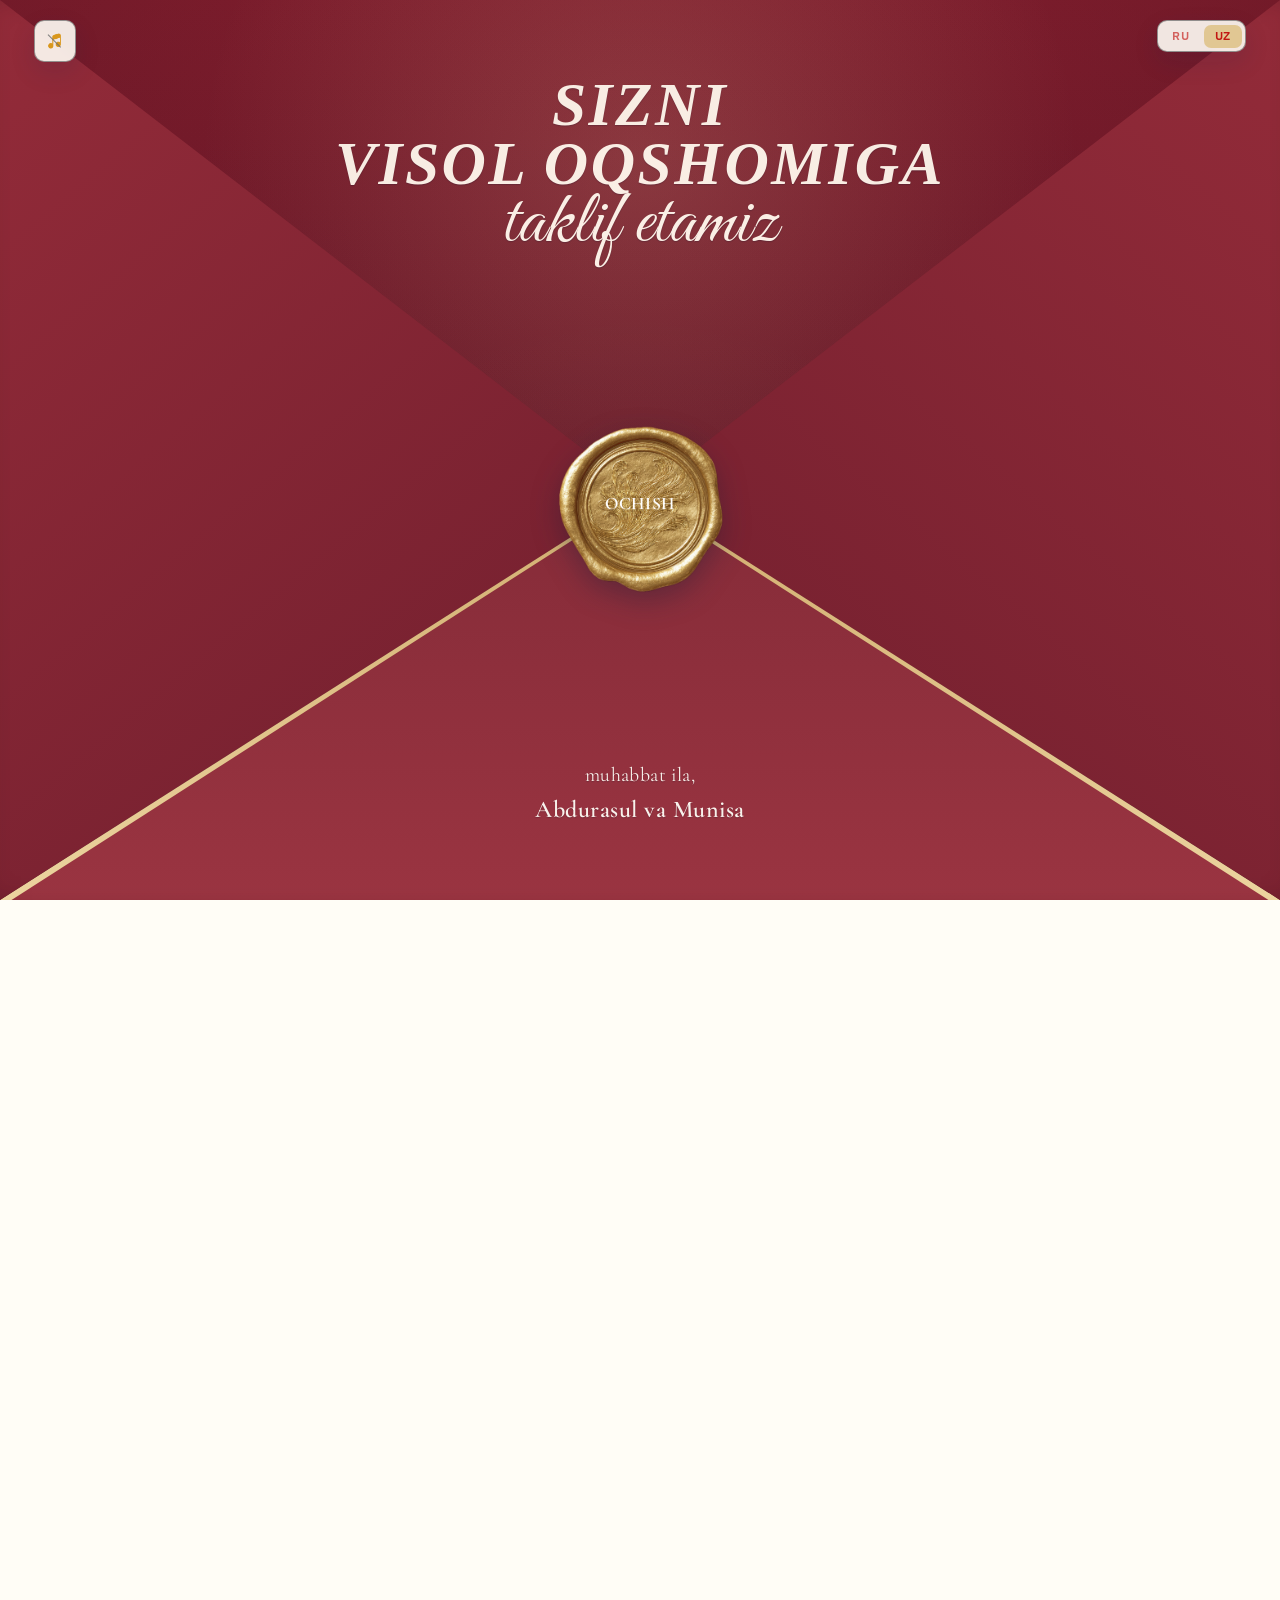
<file: index.html>
<!DOCTYPE html>
<head>
  <meta charset="UTF-8">
  <meta name="viewport" content="width=device-width, initial-scale=1.0">
  <title>Abdurasul va Munisa | To'y taklifnomasi</title>

  <meta name="description" content="Abdurasul va Munisaning 2026-yil 15-dekabrdagi to'y taklifnomasi.">

  <!-- Open Graph / Facebook -->
  <meta property="og:type" content="website">
  <meta property="og:url" content="https://abdurasul-va-munisa.up.railway.app/">

  <!-- This Title will appear BOLD and LOUD -->
  <meta property="og:title" content=" Abdurasul & Munisa | 15.12.2026 💍">

  <!-- Description with visual spacers for better readability -->
  <meta property="og:description" content="✨ VISOL OQSHOMI ✨ — Sizni baxtli kunimizda aziz mehmonimiz bo'lishga lutfan taklif etamiz!">

  <meta property="og:image" content="https://abdurasul-va-munisa.up.railway.app/images/preview.png">
  <meta property="og:image:width" content="1200">
  <meta property="og:image:height" content="630">

  <!-- Twitter -->
  <meta name="twitter:card" content="summary_large_image">
  <meta name="twitter:title" content=" Abdurasul & Munisa | 15.12.2026 💍">
  <meta name="twitter:description" content="✨ VISOL OQSHOMI ✨ — Sizni baxtli kunimizda aziz mehmonimiz bo'lishga lutfan taklif etamiz!">
  <meta name="twitter:image" content="https://abdurasul-va-munisa.up.railway.app/images/preview.png">


  <!-- Font va Stillar (O'zgartirilmasin) -->
  <link rel="preconnect" href="https://fonts.googleapis.com">
  <link rel="preconnect" href="https://fonts.gstatic.com" crossorigin="">
  <link href="https://fonts.googleapis.com/css2?family=Cormorant+Garamond:ital,wght@0,400;0,600;1,400&family=Great+Vibes&family=IBM+Plex+Sans:wght@400;600&display=swap" rel="stylesheet">
  <link rel="stylesheet" href="./styles/styles.css">
</head>

<body class="intro-active">
  <nav class="language-switcher" data-i18n-attr="aria-label:languageSwitcher" aria-label="Til tanlash">
    <button class="language-option" type="button" data-language="ru"
      data-i18n-attr="aria-label:languageRuLabel;title:languageRuLabel" aria-label="Ruscha" aria-pressed="false"
      title="Ruscha">
      RU
    </button>
    <button class="language-option is-active" type="button" data-language="uz"
      data-i18n-attr="aria-label:languageUzLabel;title:languageUzLabel" aria-label="O'zbekcha" aria-pressed="true"
      title="O'zbekcha">
      UZ
    </button>
  </nav>

  <button class="music-toggle" id="musicToggleBtn" type="button" aria-label="Musiqani yoqish" aria-pressed="false"
    title="Musiqani yoqish">
    <img class="music-icon-image" src="./images/musicIcon.png" alt="" aria-hidden="true">
  </button>

  <section class="intro" id="intro" aria-label="Taklifnoma konverti" data-i18n-attr="aria-label:ariaIntro">
    <div class="envelope-stage" id="envelope" role="img" aria-label="Muhrlangan qog'oz konvert"
      data-i18n-attr="aria-label:ariaEnvelope">
      <div class="flap-note-script">
        <p class="flap-note" data-i18n-html="envelopeTopNote">
          <span class="flap-note-top">SIZNI</span>
          <span
            class="flap-note-middle">VISOL OQSHOMIGA
          </span>
            <span class="flap-note-script">taklif etamiz</span></p>
      </div>
      <div class="flap flap-left"></div>
      <div class="flap flap-right"></div>
      <div class="flap flap-bottom">
        <p class="flap-signature">
          <span data-i18n="withLove">muhabbat ila,</span><br>
          <strong data-i18n="signatureNames">Abdurasul&#160;va&#160;Munisa</strong>
        </p>
      </div>

      <button class="seal-button" id="openInviteBtn" type="button" aria-expanded="false">
        <span data-i18n-html="openHere">ochish</span>
      </button>

    </div>
  </section>

  <main class="invitation" id="invitation" aria-hidden="true">
    <section class="letter-hero reveal" id="letterHero">
      <article class="heritage-hero" role="img" aria-label="Yoshlar ismlari tushirilgan an'anaviy sahifa"
        data-i18n-attr="aria-label:ariaOrnamentHero">
        <img class="heritage-border" src="./images/border ornament.png" alt="" aria-hidden="true">
        <div class="heritage-horns" aria-hidden="true">
          <img class="heritage-horn heritage-horn--left" src="./images/musicInstrument.png" alt="">
          <img class="heritage-horn heritage-horn--right" src="./images/musicInstrument.png" alt="">
        </div>
        <p class="ornament-names heritage-names" data-i18n-html="ornamentNames" style="--ornament-name-fit-scale: 1;">
          <span class="ornament-name-line" style="--line-fit-scale: 0.896;">Abdurasul</span><span
            class="ornament-name-amp">va</span><span class="ornament-name-line"
            style="--line-fit-scale: 0.896;">Munisa</span></p>
        <img class="heritage-couple" src="./images/couple.png" alt="" aria-hidden="true">
      </article>

      <a class="scroll-indicator scroll-indicator--hero" href="#letterCard">
        <span class="scroll-indicator__text" data-i18n="scrollHint">Pastga tushuring</span>
        <span class="scroll-indicator__arrow" aria-hidden="true">↓</span>
      </a>
    </section>

    <section class="letter-card reveal" id="letterCard">
      <h1 class="hero-title" data-i18n-html="heroNames">Aziz&#160;va&#160;qadrdon<br><span
          class="no-break">insonimiz!</span></h1>

      <p class="lead" data-i18n-html="lead">Hayotimizdagi eng baxtli kunlardan biri - nikoh to'yimizni siz bilan birga
        nishonlashni niyat qildik.<br><br>Sizni ushbu kechamizga samimiy taklif etamiz.<br><br><strong>Quvonchli
          kunimizda aziz mehmonimiz bo'lishingizni intizorlik bilan kutamiz.</strong></p>
    </section>

    <div class="details-sections has-sprigs">
      <div class="section-sprigs" aria-hidden="true">
        <img class="section-sprig section-sprig--top-left" src="./images/pomegranate.png" alt="">
        <img class="section-sprig section-sprig--mid-right" src="./images/pomegranate.png" alt="">
        <img class="section-sprig section-sprig--bottom-left" src="./images/flowerUzb.png" alt="">
      </div>

      <section class="calendar-section reveal" aria-label="To'y sanasi" data-i18n-attr="aria-label:ariaWeddingDate">
        <div class="calendar" role="img" aria-label="2026-yil Dekabr kalendari, 15-dekabr belgilangan"
          data-i18n-attr="aria-label:ariaCalendar">
          <div class="calendar-head">
            <span data-i18n="calendarMonth">Dekabr, 2026</span>
          </div>

          <div class="calendar-grid week-days">
            <span data-i18n="weekdayMon">DU</span>
            <span data-i18n="weekdayTue">SE</span>
            <span data-i18n="weekdayWed">CHOR</span>
            <span data-i18n="weekdayThu">PAY</span>
            <span data-i18n="weekdayFri">JU</span>
            <span data-i18n="weekdaySat">SHA</span>
            <span data-i18n="weekdaySun">YA</span>
          </div>

          <div class="calendar-grid days">
            <span>14</span>
            <div class="heart-cell" aria-label="To'y kuni" data-i18n-attr="aria-label:ariaWeddingDay">
              <span class="heart-day"><span>15</span></span>
            </div>
            <span>16</span>
            <span>17</span>
            <span>18</span>
            <span>19</span>
            <span>20</span>
          </div>
        </div>
      </section>

      <section class="location-section reveal" aria-label="To'yxona manzili"
        data-i18n-attr="aria-label:ariaVenueDetails">
        <h2 class="location-title" data-i18n="locationTitle">To'y manzili</h2>
        <p class="venue-name" data-i18n="venueName">Oq saroy to'yxonasi</p>
        <p class="venue-address" data-i18n="venueAddress">Buxoro viloyati, Peshku tumani</p>
        <p class="venue-address" data-i18n="venueAddresstuman">Mo'ljal: Peshku futbol stadionidan keyin</p>
        <div class="map-links">
          <a class="map-link"
            href="https://yandex.uz/maps/-/CXWMADLt"
            target="_blank" rel="noopener noreferrer">
            <span data-i18n="mapLinkYandex">Yandex Xarita</span>
          </a>
          <a class="map-link" href="https://maps.app.goo.gl/6Xey7d41LYSPfh817" target="_blank"
            rel="noopener noreferrer">
            <span data-i18n="mapLinkGoogle">Google Xarita</span>
          </a>
        </div>
      </section>

      <section class="countdown-section reveal" aria-label="Orqaga sanoq" data-i18n-attr="aria-label:ariaCountdown">
        <h2 data-i18n="countdownTitle">Har lahzani sanayapmiz</h2>

        <div class="countdown-wrapper" id="countdownWrapper">
          <div class="countdown" id="countdown" role="timer" aria-live="polite">
            <div class="time-unit">
              <span id="days">10</span>
              <small data-i18n="unitDays">Kun</small>
            </div>
            <div class="time-unit">
              <span id="hours">06</span>
              <small data-i18n="unitHours">Soat</small>
            </div>
            <div class="time-unit">
              <span id="minutes">06</span>
              <small data-i18n="unitMinutes">Daqiqa</small>
            </div>
            <div class="time-unit">
              <span id="seconds">27</span>
              <small data-i18n="unitSeconds">Soniya</small>
            </div>
          </div>
          
          <div class="countdown-static" id="countdownStatic" aria-hidden="true">
            <span data-i18n="staticWeddingDate">15 Dekabr 2026</span>
          </div>
        </div>

        <p class="countdown-message" id="countdownMessage" data-i18n="countdownWaiting">Sizni intiqlik bilan kutamiz.
        </p>
      </section>
    </div>

    <footer class="invite-credit">
      by
      <a class="invite-credit-link" href="https://t.me/Xushnud_Jumayev?text=Salom%2C%20menga%20sizni%20websitiz%20yoqdi%2C%20ma%27lumot%20bera%20olasizmi%3F" target="_blank"
        rel="noopener noreferrer" aria-label="Xushnudbek Telegram">
        Xushnudbek
      </a>
    </footer>
  </main>

  <audio id="backgroundMusic" src="uzbek music.mp3" preload="auto" loop></audio>

  <script src="./scripts/script.js"></script>

</body>

</html>
</file>
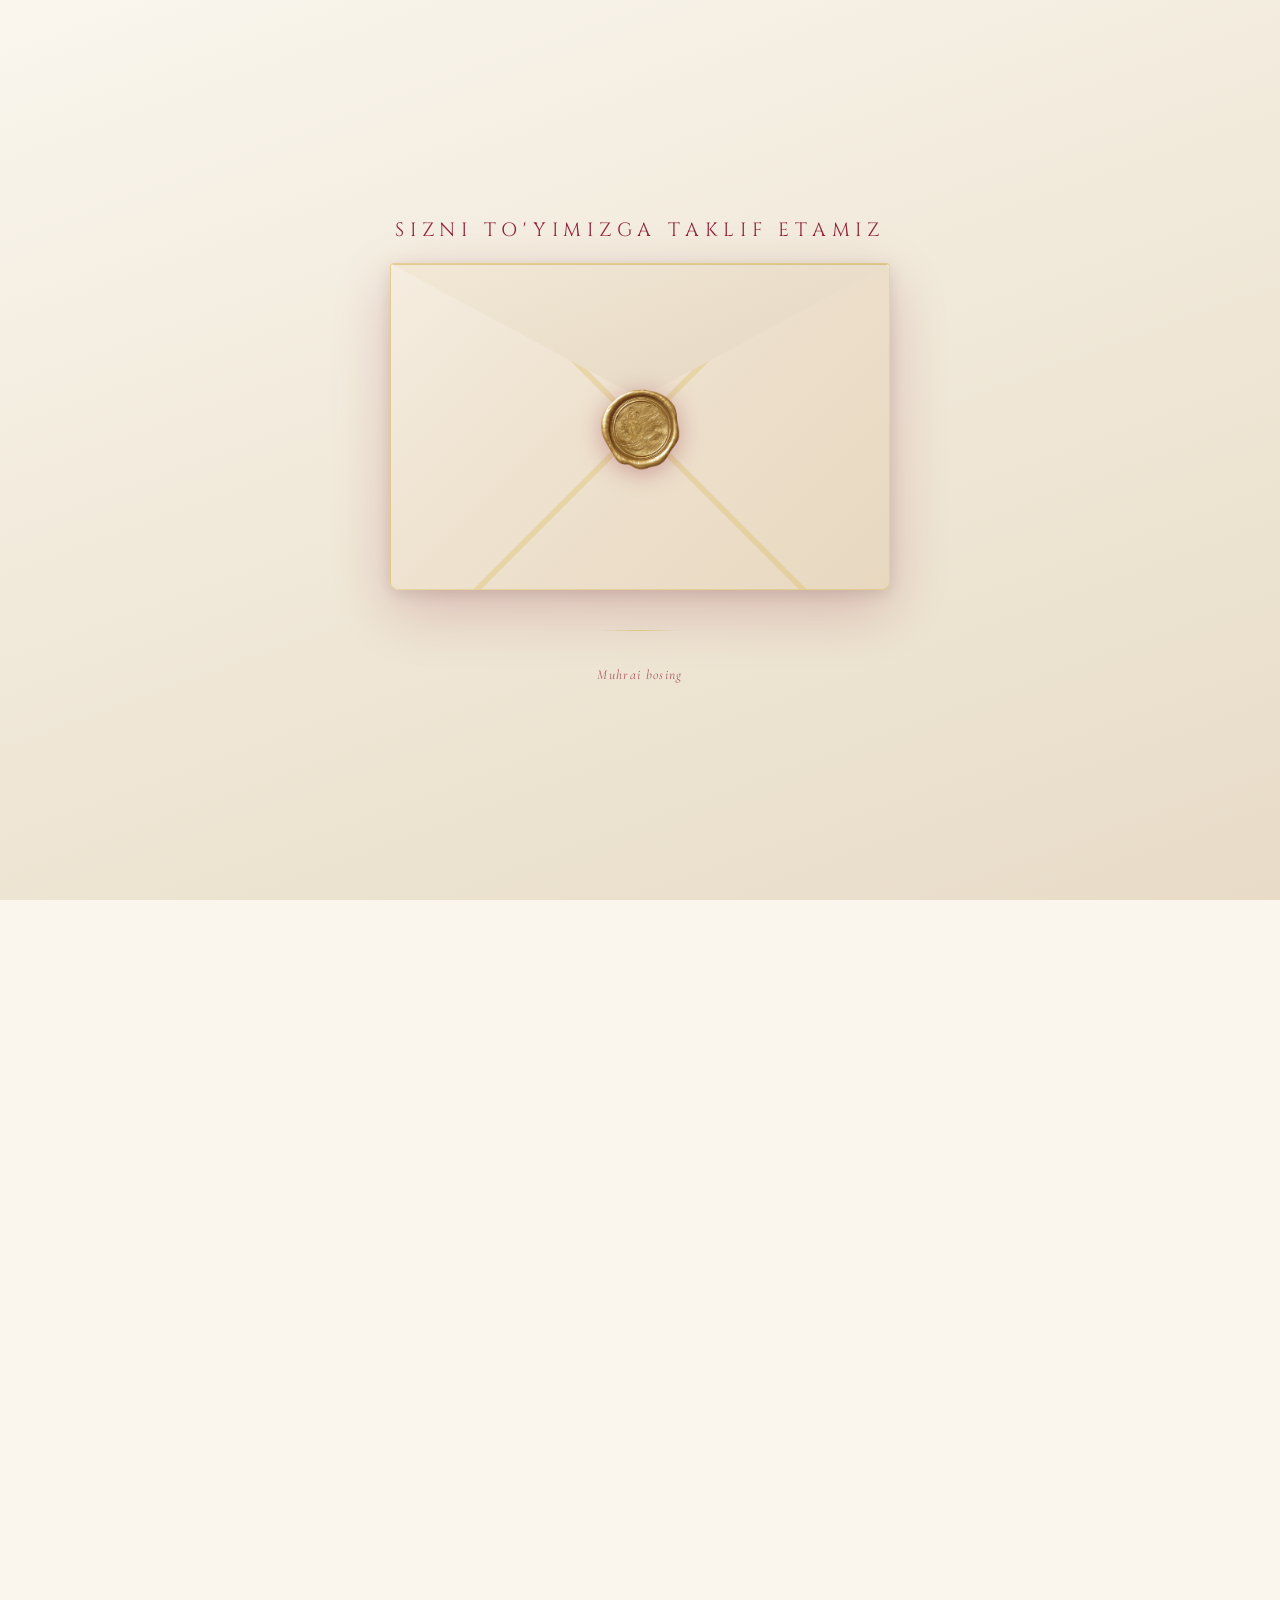
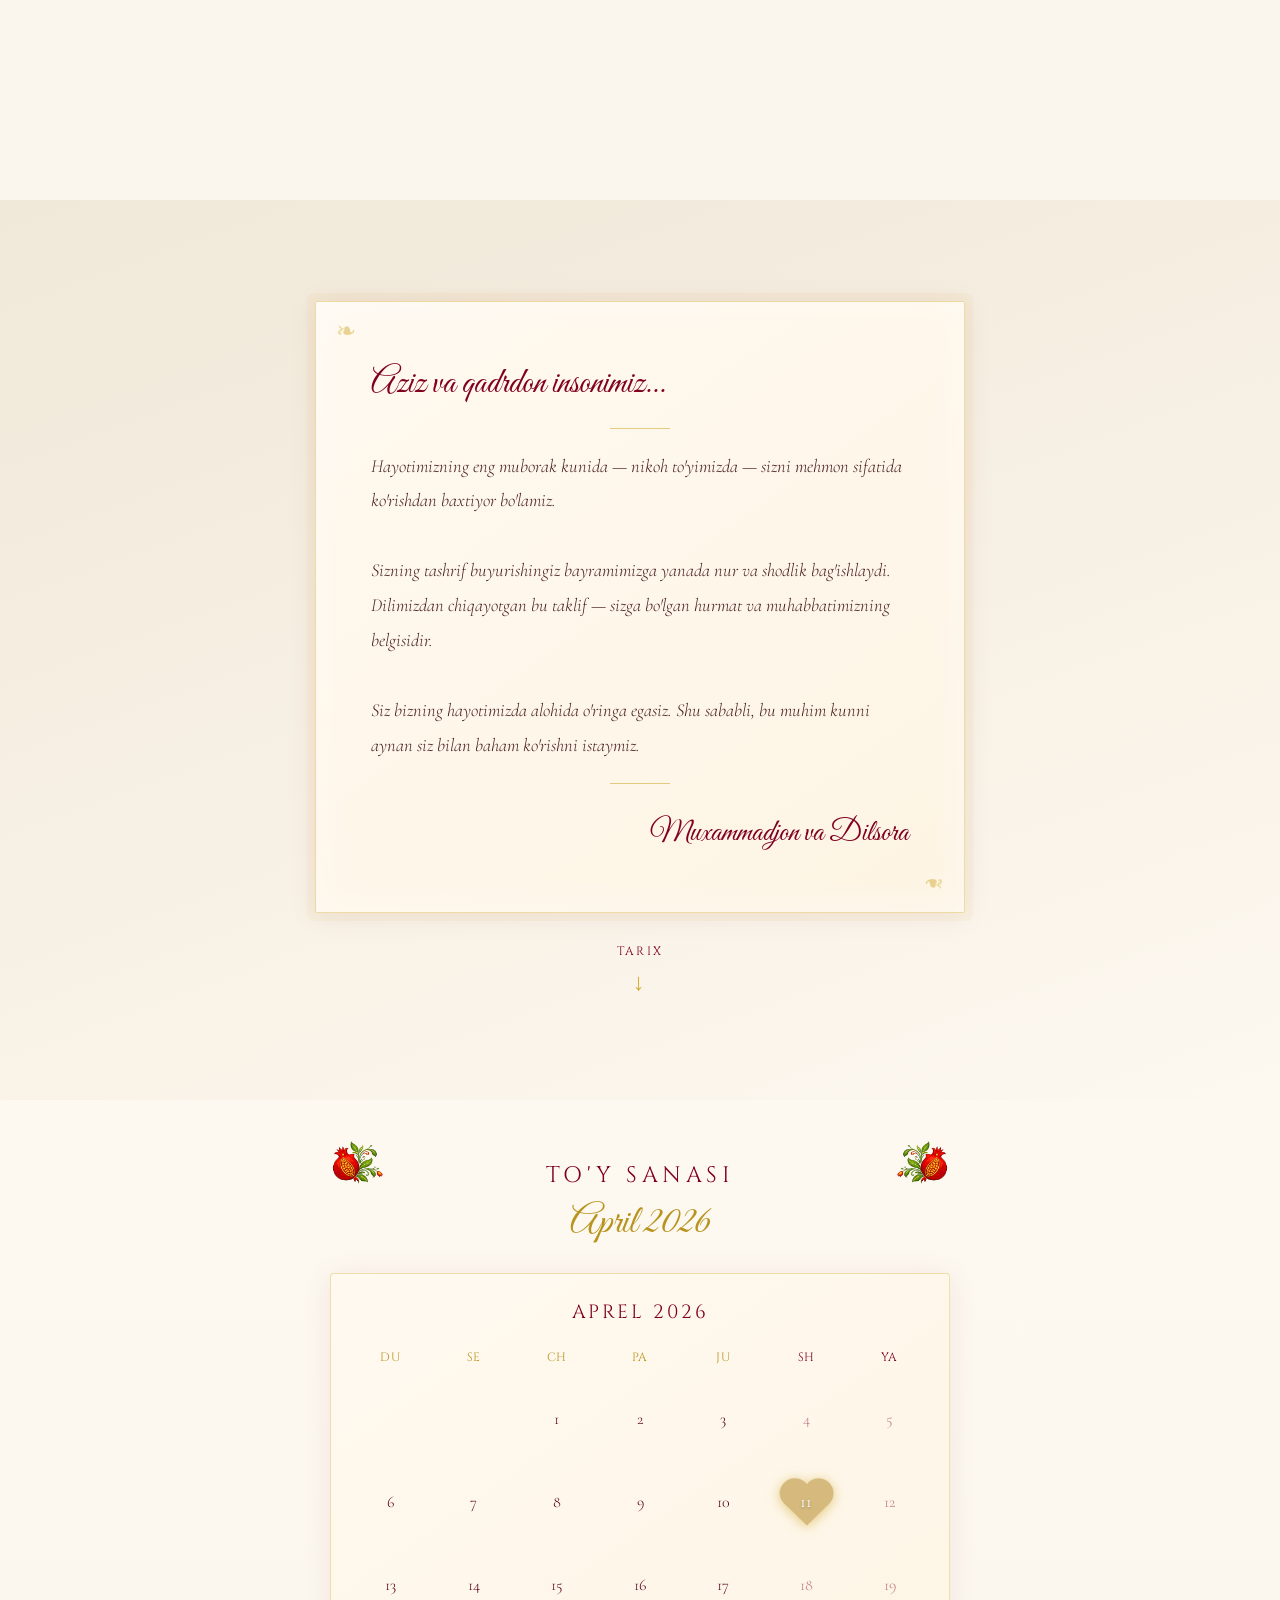
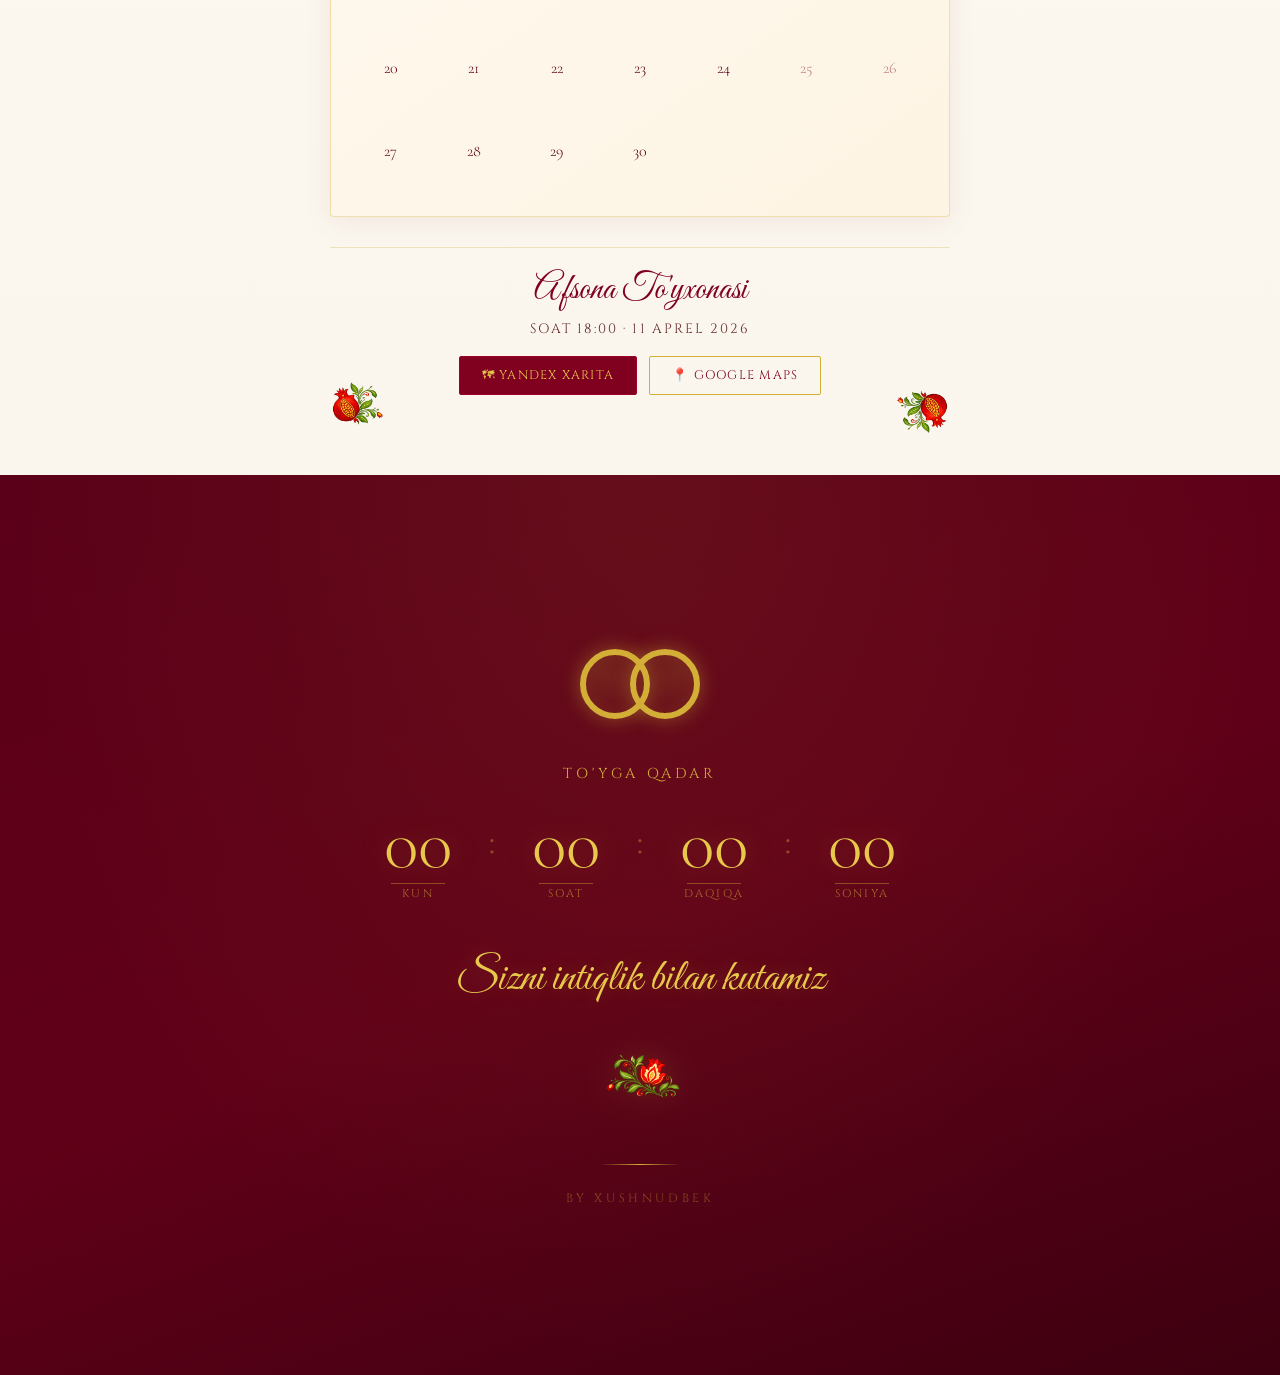
<file: images/version2.html>
<!DOCTYPE html>
<html lang="uz">

<head>
  <meta charset="UTF-8">
  <meta name="viewport" content="width=device-width, initial-scale=1.0">
  <title>Muxammadjon va Dilsora — To'y Taklifi</title>
  <link
    href="https://fonts.googleapis.com/css2?family=Cormorant+Garamond:ital,wght@0,300;0,400;1,300;1,400&family=Great+Vibes&family=Cinzel:wght@400;500&display=swap"
    rel="stylesheet">
  <style>
    :root {
      --burgundy: #800020;
      --burgundy-dark: #5a0018;
      --burgundy-light: #a0002a;
      --gold: #D4AF37;
      --gold-light: #e8c84a;
      --gold-dark: #b8941e;
      --ivory: #FAF6EE;
      --ivory-dark: #f0e8d8;
      --cream: #FDF8F0;
    }

    * {
      margin: 0;
      padding: 0;
      box-sizing: border-box;
    }

    html {
      scroll-behavior: smooth;
      scroll-snap-type: y mandatory;
    }

    body {
      background-color: var(--ivory);
      font-family: 'Cormorant Garamond', serif;
      overflow-x: hidden;
      color: var(--burgundy-dark);
    }

    /* ========== CANVAS PARTICLES ========== */
    #particles-canvas {
      position: fixed;
      top: 0;
      left: 0;
      width: 100%;
      height: 100%;
      pointer-events: none;
      z-index: 0;
    }

    /* ========== SECTION BASE ========== */
    .section {
      min-height: 100vh;
      scroll-snap-align: start;
      position: relative;
      z-index: 1;
      display: flex;
      flex-direction: column;
      align-items: center;
      justify-content: center;
      overflow: hidden;
    }

    /* ========== PART 1: ENVELOPE ========== */
    #envelope-section {
      background: linear-gradient(160deg, var(--ivory) 0%, var(--ivory-dark) 50%, #e8dcc8 100%);
      flex-direction: column;
      gap: 20px;
    }

    .invitation-text {
      font-family: 'Cinzel', serif;
      font-size: clamp(0.9rem, 2.5vw, 1.2rem);
      letter-spacing: 0.3em;
      color: var(--burgundy);
      text-align: center;
      text-transform: uppercase;
      opacity: 0.85;
      padding: 0 20px;
    }

    .envelope-wrapper {
      position: relative;
      width: clamp(280px, 80vw, 500px);
      cursor: pointer;
      transition: transform 0.3s ease;
    }

    .envelope-wrapper:hover {
      transform: scale(1.02);
    }

    .envelope-body {
      width: 100%;
      padding-top: 65%;
      position: relative;
      background: linear-gradient(135deg, #f5ede0 0%, #ede0cc 50%, #e8d8c0 100%);
      border-radius: 4px 4px 8px 8px;
      box-shadow:
        0 20px 60px rgba(128, 0, 32, 0.2),
        0 4px 15px rgba(0, 0, 0, 0.1),
        inset 0 1px 0 rgba(255, 255, 255, 0.8);
      border: 1px solid rgba(212, 175, 55, 0.4);
      overflow: hidden;
      transform-style: preserve-3d;
    }

    /* Envelope side lines */
    .envelope-body::before {
      content: '';
      position: absolute;
      bottom: 0;
      left: 0;
      right: 0;
      height: 100%;
      background:
        linear-gradient(135deg, transparent 49.5%, rgba(212, 175, 55, 0.25) 49.5%, rgba(212, 175, 55, 0.25) 50.5%, transparent 50.5%),
        linear-gradient(225deg, transparent 49.5%, rgba(212, 175, 55, 0.25) 49.5%, rgba(212, 175, 55, 0.25) 50.5%, transparent 50.5%);
      pointer-events: none;
      z-index: 1;
    }

    /* Flap */
    .envelope-flap {
      position: absolute;
      top: 0;
      left: 0;
      right: 0;
      height: 55%;
      transform-origin: top center;
      transform-style: preserve-3d;
      transition: transform 1.2s cubic-bezier(0.4, 0, 0.2, 1);
      z-index: 3;
    }

    .flap-front {
      position: absolute;
      width: 100%;
      height: 100%;
      backface-visibility: hidden;
      clip-path: polygon(0 0, 50% 75%, 100% 0);
      background: linear-gradient(160deg, #f2e8d5 0%, #e8dcc8 60%, #ddd0ba 100%);
      border-top: 1px solid rgba(212, 175, 55, 0.4);
      border-left: 1px solid rgba(212, 175, 55, 0.3);
      border-right: 1px solid rgba(212, 175, 55, 0.3);
    }

    .flap-inner {
      position: absolute;
      width: 100%;
      height: 100%;
      backface-visibility: hidden;
      clip-path: polygon(0 0, 50% 75%, 100% 0);
      background: linear-gradient(160deg, #e8d5bf 0%, #d4c4a8 100%);
      transform: rotateX(180deg);
    }

    .envelope-flap.open {
      transform: rotateX(-180deg);
    }

    /* Wax seal */
    .wax-seal {
      position: absolute;
      top: 50%;
      left: 50%;
      transform: translate(-50%, -50%);
      width: clamp(70px, 18vw, 110px);
      height: clamp(70px, 18vw, 110px);
      z-index: 10;
      cursor: pointer;
      border-radius: 50%;
      animation: sealBreath 2.5s ease-in-out infinite;
      transition: transform 0.3s ease, opacity 0.5s ease;
    }

    .wax-seal img {
      width: 100%;
      height: 100%;
      object-fit: contain;
      border-radius: 50%;
      filter: drop-shadow(0 4px 12px rgba(128, 0, 32, 0.3));
    }

    @keyframes sealBreath {

      0%,
      100% {
        transform: translate(-50%, -50%) scale(1);
        filter: brightness(1);
      }

      50% {
        transform: translate(-50%, -50%) scale(1.06);
        filter: brightness(1.08);
      }
    }

    .wax-seal.clicked {
      animation: none;
      opacity: 0;
      transform: translate(-50%, -50%) scale(1.4);
    }

    .envelope-wrapper.slide-down {
      animation: envelopeSlideDown 1s cubic-bezier(0.4, 0, 0.6, 1) 0.8s forwards;
    }

    @keyframes envelopeSlideDown {
      to {
        transform: translateY(120vh) scale(0.8);
        opacity: 0;
      }
    }

    .invitation-text.slide-down {
      animation: envelopeSlideDown 0.8s ease 0.6s forwards;
    }

    /* ========== PART 2: MAIN CONTENT ========== */
    #main-section {
      background: linear-gradient(180deg, var(--cream) 0%, var(--ivory) 100%);
      padding: 0 20px 60px;
      opacity: 0;
      transform: translateY(30px);
      transition: opacity 1s ease, transform 1s ease;
    }

    #main-section.visible {
      opacity: 1;
      transform: translateY(0);
    }

    .ornament-header {
      width: 100%;
      max-width: 900px;
      margin: 0 auto;
      overflow: hidden;
    }

    .ornament-header img {
      width: 100%;
      height: auto;
      display: block;
      max-height: 120px;
      object-fit: cover;
      object-position: center;
    }

    .couple-names {
      font-family: 'Great Vibes', cursive;
      font-size: clamp(2.5rem, 9vw, 5rem);
      color: var(--burgundy);
      text-align: center;
      margin: 20px 0 30px;
      text-shadow: 1px 1px 0 rgba(212, 175, 55, 0.3);
      line-height: 1.2;
    }

    .couple-names span {
      color: var(--gold-dark);
    }

    .couple-container {
      position: relative;
      width: clamp(260px, 70vw, 420px);
      margin: 0 auto;
    }

    .couple-img {
      width: 100%;
      height: auto;
      display: block;
      filter: drop-shadow(0 8px 30px rgba(128, 0, 32, 0.2));
    }

    .instrument-overlay {
      position: absolute;
      top: 2%;
      right: -12%;
      width: 45%;
      transform-origin: center center;
      animation: instrumentPulse 1.8s ease-in-out infinite;
      pointer-events: none;
      filter: drop-shadow(0 4px 12px rgba(0, 0, 0, 0.2));
    }

    .instrument-overlay img {
      width: 100%;
      height: auto;
    }

    @keyframes instrumentPulse {

      0%,
      100% {
        transform: scale(1) rotate(-5deg);
      }

      25% {
        transform: scale(1.06) rotate(-3deg);
      }

      50% {
        transform: scale(1.03) rotate(-6deg);
      }

      75% {
        transform: scale(1.08) rotate(-4deg);
      }
    }

    .scroll-down-btn {
      margin-top: 40px;
      display: flex;
      flex-direction: column;
      align-items: center;
      gap: 8px;
      cursor: pointer;
      border: none;
      background: none;
      color: var(--burgundy);
      font-family: 'Cinzel', serif;
      font-size: 0.75rem;
      letter-spacing: 0.2em;
      text-transform: uppercase;
      animation: bounce 2s ease infinite;
    }

    .scroll-down-btn .arrow {
      font-size: 1.5rem;
      color: var(--gold);
    }

    @keyframes bounce {

      0%,
      100% {
        transform: translateY(0);
      }

      50% {
        transform: translateY(8px);
      }
    }

    /* ========== PART 3: LETTER CARD ========== */
    #letter-section {
      background: linear-gradient(160deg, var(--ivory-dark) 0%, var(--cream) 100%);
      padding: 60px 20px;
    }

    .letter-card {
      background: linear-gradient(145deg, #fff9f0 0%, #fdf4e3 100%);
      border: 1px solid rgba(212, 175, 55, 0.4);
      border-radius: 2px;
      padding: clamp(30px, 6vw, 60px) clamp(25px, 6vw, 55px);
      max-width: 650px;
      width: 100%;
      box-shadow:
        0 2px 30px rgba(128, 0, 32, 0.08),
        0 0 0 8px rgba(212, 175, 55, 0.06),
        inset 0 0 40px rgba(255, 255, 255, 0.5);
      position: relative;
      opacity: 0;
      transform: translateY(40px);
      transition: opacity 0.9s ease, transform 0.9s ease;
    }

    .letter-card.visible {
      opacity: 1;
      transform: translateY(0);
    }

    .letter-card::before,
    .letter-card::after {
      content: '❧';
      position: absolute;
      color: var(--gold);
      font-size: 1.5rem;
      opacity: 0.5;
    }

    .letter-card::before {
      top: 15px;
      left: 20px;
    }

    .letter-card::after {
      bottom: 15px;
      right: 20px;
      transform: rotate(180deg);
    }

    .letter-greeting {
      font-family: 'Great Vibes', cursive;
      font-size: clamp(1.6rem, 4vw, 2.2rem);
      color: var(--burgundy);
      margin-bottom: 20px;
      line-height: 1.3;
    }

    .letter-body {
      font-size: clamp(1rem, 2.5vw, 1.15rem);
      line-height: 1.9;
      color: #4a2020;
      font-weight: 300;
      font-style: italic;
    }

    .letter-signature {
      margin-top: 30px;
      font-family: 'Great Vibes', cursive;
      font-size: clamp(1.4rem, 3.5vw, 1.9rem);
      color: var(--burgundy);
      text-align: right;
    }

    .letter-divider {
      width: 60px;
      height: 1px;
      background: var(--gold);
      margin: 20px auto;
      opacity: 0.6;
    }

    /* ========== PART 4: CALENDAR ========== */
    #calendar-section {
      background: linear-gradient(180deg, var(--cream) 0%, var(--ivory) 100%);
      padding: 60px 20px;
      position: relative;
    }

    .calendar-container {
      width: 100%;
      max-width: 620px;
      position: relative;
      opacity: 0;
      transform: translateY(40px);
      transition: opacity 0.9s ease, transform 0.9s ease;
    }

    .calendar-container.visible {
      opacity: 1;
      transform: translateY(0);
    }

    /* Corner pomegranate decorations */
    .corner-decor {
      position: absolute;
      width: clamp(70px, 18vw, 110px);
      pointer-events: none;
      z-index: 2;
    }

    .corner-decor.tl {
      top: -30px;
      left: -30px;
      transform: scaleX(-1);
    }

    .corner-decor.tr {
      top: -30px;
      right: -30px;
    }

    .corner-decor.bl {
      bottom: -30px;
      left: -30px;
      transform: scale(-1, 1);
    }

    .corner-decor.br {
      bottom: -30px;
      right: -30px;
      transform: scaleY(-1);
    }

    .calendar-title {
      font-family: 'Cinzel', serif;
      font-size: clamp(1rem, 3vw, 1.4rem);
      letter-spacing: 0.2em;
      color: var(--burgundy);
      text-align: center;
      margin-bottom: 8px;
      text-transform: uppercase;
    }

    .calendar-subtitle {
      font-family: 'Great Vibes', cursive;
      font-size: clamp(1.8rem, 5vw, 2.5rem);
      color: var(--gold-dark);
      text-align: center;
      margin-bottom: 25px;
    }

    .calendar-grid {
      background: linear-gradient(145deg, #fff9f0, #fdf4e3);
      border: 1px solid rgba(212, 175, 55, 0.35);
      border-radius: 4px;
      padding: 25px 20px;
      box-shadow: 0 4px 30px rgba(128, 0, 32, 0.08);
    }

    .cal-header {
      font-family: 'Cinzel', serif;
      text-align: center;
      font-size: clamp(1rem, 2.5vw, 1.2rem);
      letter-spacing: 0.15em;
      color: var(--burgundy);
      margin-bottom: 18px;
      text-transform: uppercase;
    }

    .cal-weekdays {
      display: grid;
      grid-template-columns: repeat(7, 1fr);
      gap: 4px;
      margin-bottom: 8px;
    }

    .cal-weekday {
      text-align: center;
      font-family: 'Cinzel', serif;
      font-size: clamp(0.6rem, 1.8vw, 0.75rem);
      color: var(--gold-dark);
      letter-spacing: 0.05em;
      padding: 6px 0;
      text-transform: uppercase;
    }

    .cal-days {
      display: grid;
      grid-template-columns: repeat(7, 1fr);
      gap: 4px;
    }

    .cal-day {
      aspect-ratio: 1;
      display: flex;
      align-items: center;
      justify-content: center;
      font-size: clamp(0.8rem, 2.2vw, 1rem);
      font-weight: 300;
      color: var(--burgundy-dark);
      border-radius: 2px;
      position: relative;
      cursor: default;
      transition: background 0.2s;
    }

    .cal-day.empty {
      color: transparent;
    }

    .cal-day.weekend {
      color: rgba(128, 0, 32, 0.5);
    }

    .cal-day.special {
      z-index: 1;
    }

    .cal-day.special .day-number {
      position: relative;
      z-index: 2;
      color: #fff;
      font-family: 'Cormorant Garamond', serif;
      font-size: clamp(0.9rem, 2.5vw, 1.1rem);
      font-weight: 400;
      text-shadow: 0 1px 3px rgba(0, 0, 0, 0.3);
    }

    .heart-bg {
      position: absolute;
      width: 85%;
      height: 85%;
      display: flex;
      align-items: center;
      justify-content: center;
      animation: heartGlow 2s ease-in-out infinite;
    }

    .heart-bg img {
      width: 100%;
      height: 100%;
      object-fit: contain;
      filter: drop-shadow(0 2px 6px rgba(212, 175, 55, 0.6));
    }

    @keyframes heartGlow {

      0%,
      100% {
        transform: scale(1);
        filter: brightness(1);
      }

      50% {
        transform: scale(1.08);
        filter: brightness(1.15);
      }
    }

    /* Location */
    .location-block {
      margin-top: 30px;
      text-align: center;
      padding: 20px;
      border-top: 1px solid rgba(212, 175, 55, 0.3);
    }

    .location-name {
      font-family: 'Great Vibes', cursive;
      font-size: clamp(1.6rem, 4vw, 2.2rem);
      color: var(--burgundy);
      margin-bottom: 8px;
    }

    .location-detail {
      font-family: 'Cinzel', serif;
      font-size: clamp(0.7rem, 1.8vw, 0.85rem);
      letter-spacing: 0.15em;
      color: #6a3030;
      margin-bottom: 18px;
      text-transform: uppercase;
    }

    .map-buttons {
      display: flex;
      gap: 12px;
      justify-content: center;
      flex-wrap: wrap;
    }

    .map-btn {
      padding: 10px 22px;
      font-family: 'Cinzel', serif;
      font-size: clamp(0.65rem, 1.8vw, 0.78rem);
      letter-spacing: 0.1em;
      text-transform: uppercase;
      border: none;
      cursor: pointer;
      text-decoration: none;
      display: inline-flex;
      align-items: center;
      gap: 7px;
      border-radius: 2px;
      transition: all 0.3s ease;
    }

    .map-btn.yandex {
      background: var(--burgundy);
      color: var(--gold-light);
      border: 1px solid var(--burgundy-light);
    }

    .map-btn.google {
      background: transparent;
      color: var(--burgundy);
      border: 1px solid var(--gold);
    }

    .map-btn:hover {
      transform: translateY(-2px);
      box-shadow: 0 4px 15px rgba(128, 0, 32, 0.3);
    }

    .map-btn.yandex:hover {
      background: var(--burgundy-light);
    }

    .map-btn.google:hover {
      background: var(--gold);
      color: var(--burgundy-dark);
    }

    /* ========== PART 5: COUNTDOWN & FINALE ========== */
    #finale-section {
      background: linear-gradient(160deg, var(--burgundy-dark) 0%, #600018 50%, #3d0010 100%);
      padding: 60px 20px;
      position: relative;
      overflow: hidden;
    }

    #finale-section::before {
      content: '';
      position: absolute;
      inset: 0;
      background: radial-gradient(ellipse at 50% 0%, rgba(212, 175, 55, 0.08) 0%, transparent 70%);
      pointer-events: none;
    }

    /* Rings */
    .rings-container {
      position: relative;
      width: 120px;
      height: 80px;
      margin: 0 auto 40px;
    }

    .ring {
      position: absolute;
      width: 70px;
      height: 70px;
      border-radius: 50%;
      border: 6px solid var(--gold);
      box-shadow:
        0 0 20px rgba(212, 175, 55, 0.4),
        inset 0 0 15px rgba(212, 175, 55, 0.1);
    }

    .ring1 {
      left: 0;
      top: 5px;
      animation: ring1Shine 3s ease-in-out infinite;
      background: radial-gradient(circle at 30% 30%, rgba(212, 175, 55, 0.15), transparent);
    }

    .ring2 {
      right: 0;
      top: 5px;
      animation: ring2Shine 3s ease-in-out infinite 1.5s;
      background: radial-gradient(circle at 70% 30%, rgba(212, 175, 55, 0.15), transparent);
    }

    @keyframes ring1Shine {

      0%,
      100% {
        border-color: var(--gold);
        box-shadow: 0 0 15px rgba(212, 175, 55, 0.3);
      }

      50% {
        border-color: var(--gold-light);
        box-shadow: 0 0 30px rgba(212, 175, 55, 0.7), 0 0 60px rgba(212, 175, 55, 0.2);
      }
    }

    @keyframes ring2Shine {

      0%,
      100% {
        border-color: var(--gold);
        box-shadow: 0 0 15px rgba(212, 175, 55, 0.3);
      }

      50% {
        border-color: var(--gold-light);
        box-shadow: 0 0 30px rgba(212, 175, 55, 0.7), 0 0 60px rgba(212, 175, 55, 0.2);
      }
    }

    .countdown-label {
      font-family: 'Cinzel', serif;
      font-size: clamp(0.7rem, 2vw, 0.9rem);
      letter-spacing: 0.25em;
      color: var(--gold);
      text-align: center;
      text-transform: uppercase;
      opacity: 0.8;
      margin-bottom: 25px;
    }

    .countdown-grid {
      display: flex;
      gap: clamp(12px, 3vw, 25px);
      justify-content: center;
      flex-wrap: wrap;
      margin-bottom: 50px;
    }

    .countdown-unit {
      display: flex;
      flex-direction: column;
      align-items: center;
      gap: 6px;
    }

    .countdown-number {
      font-family: 'Cormorant Garamond', serif;
      font-size: clamp(2.5rem, 8vw, 4.5rem);
      font-weight: 300;
      color: var(--gold-light);
      line-height: 1;
      min-width: clamp(60px, 15vw, 90px);
      text-align: center;
      text-shadow: 0 0 30px rgba(212, 175, 55, 0.3);
      position: relative;
    }

    .countdown-number::after {
      content: '';
      position: absolute;
      bottom: -4px;
      left: 20%;
      right: 20%;
      height: 1px;
      background: rgba(212, 175, 55, 0.4);
    }

    .countdown-unit-label {
      font-family: 'Cinzel', serif;
      font-size: clamp(0.55rem, 1.5vw, 0.7rem);
      letter-spacing: 0.2em;
      color: rgba(212, 175, 55, 0.6);
      text-transform: uppercase;
    }

    .countdown-sep {
      font-size: clamp(1.5rem, 4vw, 2.5rem);
      color: rgba(212, 175, 55, 0.4);
      align-self: flex-start;
      margin-top: 8px;
      font-weight: 300;
    }

    .finale-waiting {
      font-family: 'Great Vibes', cursive;
      font-size: clamp(1.8rem, 5vw, 2.8rem);
      color: var(--gold-light);
      text-align: center;
      margin-bottom: 30px;
      text-shadow: 0 0 20px rgba(212, 175, 55, 0.3);
    }

    .finale-pom {
      width: clamp(80px, 20vw, 130px);
      margin: 0 auto 25px;
      display: block;
      filter: drop-shadow(0 0 15px rgba(212, 175, 55, 0.2)) brightness(1.1);
      animation: pomRotate 6s ease-in-out infinite;
    }

    @keyframes pomRotate {

      0%,
      100% {
        transform: rotate(-3deg) scale(1);
      }

      50% {
        transform: rotate(3deg) scale(1.04);
      }
    }

    .finale-credit {
      font-family: 'Cinzel', serif;
      font-size: clamp(0.6rem, 1.8vw, 0.75rem);
      letter-spacing: 0.3em;
      color: rgba(212, 175, 55, 0.4);
      text-align: center;
      text-transform: uppercase;
      margin-top: 10px;
    }

    /* ========== TRANSITIONS FOR SCROLL REVEAL ========== */
    .fade-slide-up {
      opacity: 0;
      transform: translateY(40px);
      transition: opacity 0.9s ease, transform 0.9s ease;
    }

    .fade-slide-up.visible {
      opacity: 1;
      transform: translateY(0);
    }

    /* ========== AUDIO NOTICE ========== */
    .audio-notice {
      position: fixed;
      top: 20px;
      right: 20px;
      background: rgba(128, 0, 32, 0.9);
      color: var(--gold-light);
      padding: 8px 16px;
      font-family: 'Cinzel', serif;
      font-size: 0.65rem;
      letter-spacing: 0.15em;
      border-radius: 2px;
      z-index: 100;
      display: none;
      cursor: pointer;
      transition: all 0.3s;
      border: 1px solid rgba(212, 175, 55, 0.3);
    }

    .audio-notice.show {
      display: block;
    }

    /* Mobile refinements */
    @media (max-width: 480px) {
      .instrument-overlay {
        right: -8%;
        width: 38%;
      }

      .corner-decor {
        width: 55px;
      }

      .corner-decor.tl {
        top: -20px;
        left: -20px;
      }

      .corner-decor.tr {
        top: -20px;
        right: -20px;
      }

      .corner-decor.bl {
        bottom: -20px;
        left: -20px;
      }

      .corner-decor.br {
        bottom: -20px;
        right: -20px;
      }
    }

    /* Shimmer line */
    .gold-line {
      width: 80px;
      height: 1px;
      background: linear-gradient(90deg, transparent, var(--gold), transparent);
      margin: 15px auto;
    }
  </style>
</head>

<body>

  <canvas id="particles-canvas"></canvas>

  <button class="audio-notice" id="audio-notice" onclick="toggleAudio()">♪ Musiqa</button>

  <!-- PART 1: ENVELOPE -->
  <section class="section" id="envelope-section">
    <p class="invitation-text" id="invite-text">Sizni to'yimizga taklif etamiz</p>

    <div class="envelope-wrapper" id="envelope-wrapper">
      <div class="envelope-body" id="envelope-body">
        <div class="envelope-flap" id="envelope-flap">
          <div class="flap-front"></div>
          <div class="flap-inner"></div>
        </div>
        <!-- Wax Seal -->
        <div class="wax-seal" id="wax-seal" onclick="openEnvelope()">
          <img src="gold wax seal.png" alt="Mum muhri">
        </div>
      </div>
    </div>
    <div class="gold-line" style="margin-top:20px; opacity:0.5;"></div>
    <p
      style="font-family:'Cormorant Garamond',serif; font-size:0.85rem; color:var(--burgundy); opacity:0.6; letter-spacing:0.1em; font-style:italic;">
      Muhrai bosing</p>
  </section>

  <!-- PART 2: MAIN CONTENT -->
  <section class="section" id="main-section">
    <div class="ornament-header">
      <img src="border ornament.png" alt="Bezak chegara">
    </div>

    <h1 class="couple-names">Muxammadjon <span>&</span> Dilsora</h1>

    <div class="couple-container">
      <img src="couple.png" alt="Juftlik" class="couple-img">
      <div class="instrument-overlay">
        <img src="musicInstrument.png" alt="Musiqa asbobi">
      </div>
    </div>

    <button class="scroll-down-btn" onclick="scrollToNext('letter-section')">
      <span style="letter-spacing:0.2em;">Davom etish</span>
      <span class="arrow">↓</span>
    </button>
  </section>

  <!-- PART 3: LETTER -->
  <section class="section" id="letter-section">
    <div class="letter-card" id="letter-card">
      <p class="letter-greeting">Aziz va qadrdon insonimiz...</p>
      <div class="letter-divider"></div>
      <p class="letter-body">
        Hayotimizning eng muborak kunida — nikoh to'yimizda — sizni mehmon sifatida ko'rishdan baxtiyor bo'lamiz.
        <br><br>
        Sizning tashrif buyurishingiz bayramimizga yanada nur va shodlik bag'ishlaydi. Dilimizdan chiqayotgan bu taklif
        — sizga bo'lgan hurmat va muhabbatimizning belgisidir.
        <br><br>
        Siz bizning hayotimizda alohida o'ringa egasiz. Shu sababli, bu muhim kunni aynan siz bilan baham ko'rishni
        istaymiz.
      </p>
      <div class="letter-divider"></div>
      <p class="letter-signature">Muxammadjon va Dilsora</p>
    </div>
    <button class="scroll-down-btn" onclick="scrollToNext('calendar-section')" style="margin-top:30px;">
      <span style="letter-spacing:0.2em;">Tarix</span>
      <span class="arrow">↓</span>
    </button>
  </section>

  <!-- PART 4: CALENDAR -->
  <section class="section" id="calendar-section">
    <div class="calendar-container" id="calendar-container">
      <!-- Corner pomegranates -->
      <img src="pomegranate.png" alt="" class="corner-decor tl">
      <img src="pomegranate.png" alt="" class="corner-decor tr">
      <img src="pomegranate.png" alt="" class="corner-decor bl">
      <img src="pomegranate.png" alt="" class="corner-decor br">

      <p class="calendar-title">To'y sanasi</p>
      <p class="calendar-subtitle">April 2026</p>

      <div class="calendar-grid">
        <p class="cal-header">Aprel 2026</p>

        <div class="cal-weekdays">
          <div class="cal-weekday">Du</div>
          <div class="cal-weekday">Se</div>
          <div class="cal-weekday">Ch</div>
          <div class="cal-weekday">Pa</div>
          <div class="cal-weekday">Ju</div>
          <div class="cal-weekday" style="color:var(--burgundy)">Sh</div>
          <div class="cal-weekday" style="color:var(--burgundy)">Ya</div>
        </div>

        <div class="cal-days" id="calendar-days"></div>
      </div>

      <!-- Location -->
      <div class="location-block">
        <p class="location-name">Afsona To'yxonasi</p>
        <p class="location-detail">Soat 18:00 · 11 Aprel 2026</p>
        <div class="map-buttons">
          <a class="map-btn yandex" href="https://yandex.uz/maps/?text=Afsona+To'yxonasi+Toshkent" target="_blank">
            🗺 Yandex Xarita
          </a>
          <a class="map-btn google" href="https://maps.google.com/?q=Afsona+Toyxonasi+Tashkent" target="_blank">
            📍 Google Maps
          </a>
        </div>
      </div>
    </div>
  </section>

  <!-- PART 5: COUNTDOWN & FINALE -->
  <section class="section" id="finale-section">
    <div class="rings-container">
      <div class="ring ring1"></div>
      <div class="ring ring2"></div>
    </div>

    <p class="countdown-label fade-slide-up">To'yga qadar</p>

    <div class="countdown-grid fade-slide-up">
      <div class="countdown-unit">
        <div class="countdown-number" id="cd-days">00</div>
        <div class="countdown-unit-label">Kun</div>
      </div>
      <div class="countdown-sep">:</div>
      <div class="countdown-unit">
        <div class="countdown-number" id="cd-hours">00</div>
        <div class="countdown-unit-label">Soat</div>
      </div>
      <div class="countdown-sep">:</div>
      <div class="countdown-unit">
        <div class="countdown-number" id="cd-mins">00</div>
        <div class="countdown-unit-label">Daqiqa</div>
      </div>
      <div class="countdown-sep">:</div>
      <div class="countdown-unit">
        <div class="countdown-number" id="cd-secs">00</div>
        <div class="countdown-unit-label">Soniya</div>
      </div>
    </div>

    <p class="finale-waiting fade-slide-up">Sizni intiqlik bilan kutamiz</p>

    <img src="flowerUzb.png" alt="Bezak gul" class="finale-pom fade-slide-up">

    <div class="gold-line fade-slide-up"></div>
    <p class="finale-credit fade-slide-up">By Xushnudbek</p>
  </section>

  <script>
    // ========== PARTICLES ==========
    const canvas = document.getElementById('particles-canvas');
    const ctx = canvas.getContext('2d');
    let particles = [];

    function resizeCanvas() {
      canvas.width = window.innerWidth;
      canvas.height = window.innerHeight;
    }
    resizeCanvas();
    window.addEventListener('resize', resizeCanvas);

    class Particle {
      constructor() { this.reset(); }
      reset() {
        this.x = Math.random() * canvas.width;
        this.y = Math.random() * canvas.height;
        this.size = Math.random() * 2.5 + 0.5;
        this.speedY = -(Math.random() * 0.4 + 0.1);
        this.speedX = (Math.random() - 0.5) * 0.2;
        this.opacity = 0;
        this.maxOpacity = Math.random() * 0.5 + 0.1;
        this.fadeIn = true;
        this.life = 0;
        this.maxLife = Math.random() * 200 + 100;
      }
      update() {
        this.life++;
        this.x += this.speedX;
        this.y += this.speedY;
        if (this.fadeIn) {
          this.opacity = Math.min(this.maxOpacity, this.opacity + 0.005);
          if (this.opacity >= this.maxOpacity) this.fadeIn = false;
        } else {
          this.opacity = Math.max(0, this.opacity - 0.003);
        }
        if (this.life > this.maxLife || this.y < 0 || this.opacity <= 0) this.reset();
      }
      draw() {
        ctx.save();
        ctx.globalAlpha = this.opacity;
        ctx.fillStyle = '#D4AF37';
        ctx.shadowBlur = 4;
        ctx.shadowColor = 'rgba(212,175,55,0.6)';
        // Draw star
        ctx.beginPath();
        const spikes = 4;
        const outerR = this.size;
        const innerR = this.size * 0.4;
        for (let i = 0; i < spikes * 2; i++) {
          const angle = (i * Math.PI) / spikes - Math.PI / 2;
          const r = i % 2 === 0 ? outerR : innerR;
          if (i === 0) ctx.moveTo(this.x + r * Math.cos(angle), this.y + r * Math.sin(angle));
          else ctx.lineTo(this.x + r * Math.cos(angle), this.y + r * Math.sin(angle));
        }
        ctx.closePath();
        ctx.fill();
        ctx.restore();
      }
    }

    for (let i = 0; i < 60; i++) {
      const p = new Particle();
      p.y = Math.random() * canvas.height;
      p.life = Math.floor(Math.random() * p.maxLife);
      particles.push(p);
    }

    function animateParticles() {
      ctx.clearRect(0, 0, canvas.width, canvas.height);
      particles.forEach(p => { p.update(); p.draw(); });
      requestAnimationFrame(animateParticles);
    }
    animateParticles();

    // ========== AUDIO ==========
    let audio = null;
    let audioStarted = false;

    function startAudio() {
      if (audioStarted) return;
      // Create a simple tone-based melody since we can't load external files
      try {
        const AudioCtx = window.AudioContext || window.webkitAudioContext;
        if (!AudioCtx) return;
        audio = new AudioCtx();
        playMelody();
        audioStarted = true;
        document.getElementById('audio-notice').classList.add('show');
      } catch (e) { }
    }

    let melodyPlaying = false;
    let melodyNodes = [];

    function playMelody() {
      if (!audio || melodyPlaying) return;
      melodyPlaying = true;
      // Traditional Uzbek-inspired melody notes (frequencies)
      const notes = [392, 440, 494, 523, 494, 440, 392, 349, 392, 440, 523, 587, 523, 440, 392, 330];
      const duration = 0.5;
      let time = audio.currentTime;

      function scheduleNext(index) {
        if (!melodyPlaying) return;
        const osc = audio.createOscillator();
        const gain = audio.createGain();
        osc.connect(gain);
        gain.connect(audio.destination);
        osc.type = 'sine';
        osc.frequency.setValueAtTime(notes[index % notes.length], time);
        gain.gain.setValueAtTime(0, time);
        gain.gain.linearRampToValueAtTime(0.06, time + 0.05);
        gain.gain.linearRampToValueAtTime(0.04, time + duration * 0.7);
        gain.gain.linearRampToValueAtTime(0, time + duration);
        osc.start(time);
        osc.stop(time + duration);
        time += duration * 0.8;
        melodyNodes.push(osc);
        setTimeout(() => scheduleNext(index + 1), duration * 800 * 0.7);
      }
      scheduleNext(0);
    }

    function toggleAudio() {
      if (!audio) return;
      if (audio.state === 'running') {
        audio.suspend();
        document.getElementById('audio-notice').textContent = '♪ Musiqa (to\'xtatildi)';
        melodyPlaying = false;
      } else {
        audio.resume();
        document.getElementById('audio-notice').textContent = '♪ Musiqa';
        melodyPlaying = true;
        playMelody();
      }
    }

    // ========== ENVELOPE ==========
    let envelopeOpened = false;

    function openEnvelope() {
      if (envelopeOpened) return;
      envelopeOpened = true;

      const seal = document.getElementById('wax-seal');
      const flap = document.getElementById('envelope-flap');
      const wrapper = document.getElementById('envelope-wrapper');
      const inviteText = document.getElementById('invite-text');
      const mainSection = document.getElementById('main-section');

      // Seal animation
      seal.classList.add('clicked');

      // Flap opens after short delay
      setTimeout(() => {
        flap.classList.add('open');
        startAudio();
      }, 400);

      // Envelope slides down after flap opens
      setTimeout(() => {
        wrapper.classList.add('slide-down');
        inviteText.classList.add('slide-down');
      }, 1400);

      // Reveal Part 2
      setTimeout(() => {
        mainSection.style.display = 'flex';
        mainSection.classList.add('visible');
        mainSection.scrollIntoView({ behavior: 'smooth' });
      }, 2200);
    }

    // ========== SCROLL NAVIGATION ==========
    function scrollToNext(id) {
      document.getElementById(id).scrollIntoView({ behavior: 'smooth' });
    }

    // ========== INTERSECTION OBSERVER ==========
    const observerOptions = { threshold: 0.2 };
    const observer = new IntersectionObserver((entries) => {
      entries.forEach(entry => {
        if (entry.isIntersecting) {
          entry.target.classList.add('visible');
        }
      });
    }, observerOptions);

    document.querySelectorAll('.fade-slide-up, #letter-card, #calendar-container').forEach(el => {
      observer.observe(el);
    });

    // ========== CALENDAR ==========
    function buildCalendar() {
      const container = document.getElementById('calendar-days');
      // April 2026 starts on Wednesday (day index 2, Monday=0)
      const startDay = 2; // Wednesday
      const daysInMonth = 30;
      const weekends = [6, 7]; // Saturday=6 (col index 5), Sunday=7 (col index 6) — using Mon-start

      // Empty cells
      for (let i = 0; i < startDay; i++) {
        const empty = document.createElement('div');
        empty.className = 'cal-day empty';
        container.appendChild(empty);
      }

      for (let d = 1; d <= daysInMonth; d++) {
        const div = document.createElement('div');
        const dayOfWeek = (startDay + d - 1) % 7; // 0=Mon...5=Sat,6=Sun

        if (d === 11) {
          div.className = 'cal-day special';
          div.innerHTML = `
        <div class="heart-bg">
          <img src="gold heart.png" alt="Yurak">
        </div>
        <span class="day-number">11</span>
      `;
        } else {
          div.className = 'cal-day' + (dayOfWeek >= 5 ? ' weekend' : '');
          div.textContent = d;
        }
        container.appendChild(div);
      }
    }
    buildCalendar();

    // ========== COUNTDOWN ==========
    function updateCountdown() {
      const target = new Date('2026-04-11T18:00:00');
      const now = new Date();
      const diff = target - now;

      if (diff <= 0) {
        document.getElementById('cd-days').textContent = '00';
        document.getElementById('cd-hours').textContent = '00';
        document.getElementById('cd-mins').textContent = '00';
        document.getElementById('cd-secs').textContent = '00';
        return;
      }

      const days = Math.floor(diff / (1000 * 60 * 60 * 24));
      const hours = Math.floor((diff % (1000 * 60 * 60 * 24)) / (1000 * 60 * 60));
      const mins = Math.floor((diff % (1000 * 60 * 60)) / (1000 * 60));
      const secs = Math.floor((diff % (1000 * 60)) / 1000);

      document.getElementById('cd-days').textContent = String(days).padStart(2, '0');
      document.getElementById('cd-hours').textContent = String(hours).padStart(2, '0');
      document.getElementById('cd-mins').textContent = String(mins).padStart(2, '0');
      document.getElementById('cd-secs').textContent = String(secs).padStart(2, '0');
    }
    updateCountdown();
    setInterval(updateCountdown, 1000);
  </script>
</body>

</html>
</file>
<file: styles/styles.css>
:root {
  --paper: #f4eee4;
  --paper-card: #fffaf2;
  --ink-navy: #1c315e;
  --ink-navy-soft: #314b7a;
  --ink-red: #c21612;
  --ink-red-soft: rgba(194, 22, 18, 0.64);
  --ink-red-muted: rgba(194, 22, 18, 0.52);
  --line: #7a2f2b;
  --line-strong: #5f211f;
  --shadow: rgba(58, 25, 24, 0.12);
  --bg-page-start: #fdf8f0;
  --bg-page-end: #ece4d9;
  --surface-frost-navy: rgba(245, 249, 255, 0.9);
  --navy-overlay: rgba(28, 49, 94, 0.72);
  --accent-tint-strong: rgba(122, 47, 43, 0.8);
  --focus-ring-navy: rgba(28, 49, 94, 0.42);
  --seal-shadow: rgba(85, 24, 23, 0.3);
  --seal-shadow-hover: rgba(85, 24, 23, 0.34);
  --card-border: rgba(122, 47, 43, 0.18);
  --ornament-text: #f6f9f2;
  --ornament-text-muted: rgba(238, 248, 238, 0.95);
  --ornament-dot: rgba(238, 247, 236, 0.72);
  --ornament-shadow: rgba(15, 37, 26, 0.36);
  --line-muted: rgba(95, 33, 31, 0.85);
  --navy-border: rgba(28, 49, 94, 0.95);
  --navy-tint: rgba(28, 49, 94, 0.07);
  --gold-soft: rgba(215, 188, 130, 0.95);
  --gold-strong: rgba(215, 188, 130, 0.98);
  --credit-border: rgba(95, 33, 31, 0.52);
  --envelope-bg-start: #7f1d2d;
  --envelope-bg-end: #4b1020;
  --envelope-panel-top-start: #8a2332;
  --envelope-panel-top-end: #5f1725;
  --envelope-panel-side-start: #932b39;
  --envelope-panel-side-mid: #772130;
  --envelope-panel-side-end: #5e1928;
  --envelope-panel-bottom-start: #9a3441;
  --envelope-panel-bottom-mid: #7d2835;
  --envelope-panel-bottom-end: #64202d;
  --envelope-edge-gold-light: #f8e6ad;
  --envelope-edge-gold: #e6c472;
  --envelope-edge-gold-deep: #9b6f34;
  --envelope-edge-gold-glow: rgba(244, 223, 153, 0.38);
  --envelope-edge-width: clamp(7.5px, 0.9vw, 13px);
  --envelope-edge-half-width: clamp(3.75px, 0.45vw, 6.5px);
  --envelope-edge-shadow: rgba(51, 13, 19, 0.34);
  --envelope-edge-shadow-strong: rgba(30, 7, 11, 0.5);
  --envelope-text: #fff4ea;
  --envelope-text-soft: rgba(255, 244, 234, 0.92);
  --envelope-stage-glow: rgba(247, 196, 162, 0.18);
  --envelope-shadow-top: rgba(56, 13, 20, 0.3);
  --envelope-shadow-side: rgba(47, 11, 17, 0.24);
  --envelope-shadow-bottom: rgba(42, 9, 15, 0.27);
  --envelope-seal-text: #2f2614;
  --envelope-seal-text-shadow: rgba(255, 241, 192, 0.3);
  --envelope-seal-focus-ring: rgba(233, 196, 107, 0.62);
  --fold-top-y: 42.8%;
  --fold-center-y: 54.8%;
  --font-body: "Cormorant Garamond", "Times New Roman", serif;
  --font-ui: "IBM Plex Sans", "Segoe UI", sans-serif;
  --font-heading: "Cormorant Garamond", "Times New Roman", serif;
  --font-serif: "Cormorant Garamond", "Times New Roman", serif;
  --font-script: "Great Vibes", "Brush Script MT", cursive;
  --font-display: "Great Vibes", "Brush Script MT", cursive;
  --font-ornament: "Corinthia", "Great Vibes", "Brush Script MT", cursive;
  --title-lg: clamp(2.15rem, 6vw, 3.5rem);
  --title-md: clamp(1.85rem, 4.8vw, 2.75rem);
  --space-xs: clamp(0.45rem, 1.1vw, 0.7rem);
  --space-sm: clamp(0.7rem, 1.8vw, 1.05rem);
  --section-gap: clamp(4.8rem, 13vw, 8rem);
  --text-xs: clamp(0.82rem, 1.5vw, 0.92rem);
  --text-sm: clamp(0.92rem, 1.7vw, 1rem);
  --text-base: clamp(1rem, 1.9vw, 1.1rem);
  --text-lg: clamp(1.35rem, 3.2vw, 1.72rem);
}

* {
  box-sizing: border-box;
}

html,
body {
  margin: 0;
  padding: 0;
  min-height: 100%;
  background: radial-gradient(circle at 20% 10%, var(--bg-page-start) 0%, var(--paper) 56%, var(--bg-page-end) 100%);
  color: var(--line-strong);
  font-family: var(--font-body);
  line-height: 1.55;
}

body {
  overflow-x: hidden;
}

body.intro-active {
  overflow: hidden;
}

.language-switcher {
  position: fixed;
  top: clamp(0.7rem, 2.2vw, 1.25rem);
  right: clamp(1.25rem, 3.4vw, 2.1rem);
  z-index: 70;
  display: inline-flex;
  align-items: center;
  gap: 0.12rem;
  padding: 0.16rem;
  border: 1px solid var(--navy-border);
  border-radius: 999px;
  background: var(--surface-frost-navy);
  backdrop-filter: blur(4px);
}

.music-toggle {
  position: fixed;
  top: clamp(0.7rem, 2.2vw, 1.25rem);
  left: clamp(1.25rem, 3.4vw, 2.1rem);
  z-index: 70;
  appearance: none;
  width: clamp(2.34rem, 4.1vw, 2.62rem);
  aspect-ratio: 1;
  border: 1px solid var(--navy-border);
  border-radius: 999px;
  background: var(--surface-frost-navy);
  color: var(--ink-red);
  display: inline-grid;
  place-items: center;
  padding: 0;
  cursor: pointer;
  backdrop-filter: blur(4px);
  transition: background-color 0.2s ease, color 0.2s ease, transform 0.2s ease;
}

.music-toggle::after {
  content: "";
  position: absolute;
  width: 1px;
  height: 1.15rem;
  background: var(--navy-overlay);
  transform: rotate(-45deg);
  transition: opacity 0.18s ease;
}

.music-toggle:hover {
  background: var(--navy-tint);
}

.music-toggle:focus-visible {
  outline: 2px solid var(--focus-ring-navy);
  outline-offset: 1px;
}

.music-toggle.is-playing {
  background: var(--gold-soft);
  color: var(--ink-red);
}

.music-toggle.is-playing::after {
  opacity: 0;
}

.music-icon-image {
  width: 1.08rem;
  height: 1.08rem;
  object-fit: contain;
  display: block;
  pointer-events: none;
}

.language-option {
  appearance: none;
  min-width: 2.35rem;
  border: none;
  border-radius: 999px;
  padding: 0.35rem 0.64rem;
  background: transparent;
  color: var(--ink-red);
  font-family: var(--font-ui);
  font-size: 0.72rem;
  font-weight: 600;
  letter-spacing: 0.08em;
  line-height: 1;
  cursor: pointer;
  transition: background-color 0.18s ease, color 0.18s ease;
}

.language-option:hover {
  background: var(--navy-tint);
}

.language-option.is-active {
  background: var(--gold-soft);
  color: var(--ink-red);
}

.language-option:focus-visible {
  outline: 2px solid var(--focus-ring-navy);
  outline-offset: 1px;
}

.intro {
  position: fixed;
  inset: 0;
  z-index: 50;
  background: linear-gradient(180deg, var(--envelope-bg-start) 0%, var(--envelope-bg-end) 100%);
  perspective: 1800px;
  transition: opacity 0.85s ease, visibility 0.85s ease;
}

.envelope-stage {
  position: relative;
  width: 100%;
  min-height: 100svh;
  overflow: hidden;
  isolation: isolate;
  background: linear-gradient(180deg, var(--envelope-bg-start) 0%, var(--envelope-bg-end) 100%);
}

.envelope-stage::before {
  content: "";
  position: absolute;
  inset: 0;
  background-image: radial-gradient(circle at 50% 18%, var(--envelope-stage-glow), transparent 45%),
    radial-gradient(circle at 50% 86%, rgba(247, 196, 162, 0.07), transparent 46%);
  pointer-events: none;
  z-index: 1;
}

.envelope-stage::after {
  content: "";
  position: absolute;
  inset: 0;
  background: radial-gradient(circle at 50% 50%, transparent 0%, rgba(40, 9, 15, 0.05) 72%, rgba(28, 6, 11, 0.12) 100%);
  pointer-events: none;
  z-index: 2;
}

.flap {
  position: absolute;
  inset: 0;
  isolation: isolate;
  backface-visibility: hidden;
  transform-style: preserve-3d;
  transition: transform 1s cubic-bezier(0.2, 0.9, 0.2, 1), opacity 0.6s ease;
  will-change: transform;
}

.flap-top {
  clip-path: polygon(0 0, 100% 0, 50% var(--fold-top-y));
  background: radial-gradient(
      ellipse at 50% 101.5%,
      var(--envelope-edge-gold-light) 0%,
      var(--envelope-edge-gold) 57%,
      var(--envelope-edge-gold-deep) 77%,
      transparent 80%
    )
    50% 100% / calc(var(--envelope-edge-width) * 3.6) calc(var(--envelope-edge-width) * 2.4) no-repeat,
    linear-gradient(180deg, var(--envelope-panel-top-start) 0%, var(--envelope-panel-top-end) 100%);
  box-shadow: inset 0 -18px 30px var(--envelope-shadow-top);
  transform-origin: center top;
  transition-delay: 0s;
  z-index: 7;
}

.flap-top::before,
.flap-top::after,
.flap-bottom::before,
.flap-bottom::after {
  content: "";
  position: absolute;
  inset: 0;
  pointer-events: none;
  z-index: 2;
  background-size: 100% 100%;
  background-repeat: no-repeat;
  filter: drop-shadow(0 0 0.6px var(--envelope-edge-gold-glow)) drop-shadow(0 1px 2px var(--envelope-edge-shadow))
    drop-shadow(0 2px 5px var(--envelope-edge-shadow-strong));
}

.flap-top::before {
  background: linear-gradient(
    to bottom right,
    var(--envelope-edge-gold-light) 0%,
    var(--envelope-edge-gold) 54%,
    var(--envelope-edge-gold-deep) 100%
  );
  clip-path: polygon(
    0 0,
    var(--envelope-edge-width) 0,
    calc(50% + var(--envelope-edge-half-width)) var(--fold-top-y),
    calc(50% - var(--envelope-edge-half-width)) var(--fold-top-y)
  );
  -webkit-clip-path: polygon(
    0 0,
    var(--envelope-edge-width) 0,
    calc(50% + var(--envelope-edge-half-width)) var(--fold-top-y),
    calc(50% - var(--envelope-edge-half-width)) var(--fold-top-y)
  );
}

.flap-top::after {
  background: linear-gradient(
    to bottom left,
    var(--envelope-edge-gold-light) 0%,
    var(--envelope-edge-gold) 54%,
    var(--envelope-edge-gold-deep) 100%
  );
  clip-path: polygon(
    calc(100% - var(--envelope-edge-width)) 0,
    100% 0,
    calc(50% + var(--envelope-edge-half-width)) var(--fold-top-y),
    calc(50% - var(--envelope-edge-half-width)) var(--fold-top-y)
  );
  -webkit-clip-path: polygon(
    calc(100% - var(--envelope-edge-width)) 0,
    100% 0,
    calc(50% + var(--envelope-edge-half-width)) var(--fold-top-y),
    calc(50% - var(--envelope-edge-half-width)) var(--fold-top-y)
  );
}

.flap-left {
  clip-path: polygon(0 0, 50% var(--fold-center-y), 0 100%);
  background: linear-gradient(
    140deg,
    var(--envelope-panel-side-start) 0%,
    var(--envelope-panel-side-mid) 58%,
    var(--envelope-panel-side-end) 100%
  );
  box-shadow: inset -14px 0 25px var(--envelope-shadow-side);
  transform-origin: 0% var(--fold-center-y);
  transition-delay: 0.12s;
  z-index: 5;
}

.flap-right {
  clip-path: polygon(100% 0, 50% var(--fold-center-y), 100% 100%);
  background: linear-gradient(
    220deg,
    var(--envelope-panel-side-start) 0%,
    var(--envelope-panel-side-mid) 58%,
    var(--envelope-panel-side-end) 100%
  );
  box-shadow: inset 14px 0 25px var(--envelope-shadow-side);
  transform-origin: 100% var(--fold-center-y);
  transition-delay: 0.12s;
  z-index: 5;
}

.flap-bottom {
  clip-path: polygon(0 100%, 100% 100%, 50% var(--fold-center-y));
  background: radial-gradient(
      ellipse at 50% -2.3%,
      var(--envelope-edge-gold-light) 0%,
      var(--envelope-edge-gold) 54%,
      var(--envelope-edge-gold-deep) 74%,
      transparent 78%
    )
    50% 0 / calc(var(--envelope-edge-width) * 3.8) calc(var(--envelope-edge-width) * 2.5) no-repeat,
    linear-gradient(
      0deg,
      var(--envelope-panel-bottom-start) 0%,
      var(--envelope-panel-bottom-mid) 62%,
      var(--envelope-panel-bottom-end) 100%
    );
  box-shadow: inset 0 11px 22px var(--envelope-shadow-bottom), 0 -1px 8px rgba(46, 11, 17, 0.2);
  transform-origin: center bottom;
  transition-delay: 0.2s;
  z-index: 5;
}

.flap-bottom::before {
  background: linear-gradient(
    to top right,
    var(--envelope-edge-gold-light) 0%,
    var(--envelope-edge-gold) 54%,
    var(--envelope-edge-gold-deep) 100%
  );
  clip-path: polygon(
    0 100%,
    var(--envelope-edge-width) 100%,
    calc(50% + var(--envelope-edge-half-width)) var(--fold-center-y),
    calc(50% - var(--envelope-edge-half-width)) var(--fold-center-y)
  );
  -webkit-clip-path: polygon(
    0 100%,
    var(--envelope-edge-width) 100%,
    calc(50% + var(--envelope-edge-half-width)) var(--fold-center-y),
    calc(50% - var(--envelope-edge-half-width)) var(--fold-center-y)
  );
}

.flap-bottom::after {
  background: linear-gradient(
    to top left,
    var(--envelope-edge-gold-light) 0%,
    var(--envelope-edge-gold) 54%,
    var(--envelope-edge-gold-deep) 100%
  );
  clip-path: polygon(
    calc(100% - var(--envelope-edge-width)) 100%,
    100% 100%,
    calc(50% + var(--envelope-edge-half-width)) var(--fold-center-y),
    calc(50% - var(--envelope-edge-half-width)) var(--fold-center-y)
  );
  -webkit-clip-path: polygon(
    calc(100% - var(--envelope-edge-width)) 100%,
    100% 100%,
    calc(50% + var(--envelope-edge-half-width)) var(--fold-center-y),
    calc(50% - var(--envelope-edge-half-width)) var(--fold-center-y)
  );
}

.flap-note {
  position: absolute;
  top: clamp(3vh, 5.8vw, 10vh);
  left: 50%;
  transform: translateX(-50%);
  z-index: 2;
  margin: 0;
  color: var(--envelope-text);
  text-align: center;
  font-family: var(--font-display);
  font-size: clamp(2rem, 5.5vw, 4.8rem);
  line-height: 0.95;
  letter-spacing: 0.02em;
  text-shadow: 0 1px 1px rgba(13, 20, 45, 0.22);
  transition: transform 0.7s ease, opacity 0.45s ease;
}

.flap-signature {
  position: absolute;
  left: 50%;
  bottom: clamp(5vh, 6.8vw, 8vh);
  transform: translateX(-50%);
  z-index: 2;
  margin: 0;
  color: var(--envelope-text-soft);
  text-align: center;
  font-size: clamp(1.25rem, 2.7vw, 2rem);
  letter-spacing: 0.04em;
  text-shadow: 0 1px 1px rgba(12, 18, 43, 0.22);
  transition: transform 0.7s ease, opacity 0.45s ease;
}

.flap-signature strong {
  display: block;
  font-family: var(--font-script);
  font-size: clamp(2.5rem, 5.5vw, 4rem);
  font-weight: 400;
  letter-spacing: 0.04em;
  text-transform: none;
  white-space: nowrap;
}

.seal-button {
  position: absolute;
  left: 50%;
  top: 56%;
  z-index: 12;
  transform: translate(-50%, -50%);
  appearance: none;
  width: clamp(124px, 16.4vw, 188px);
  aspect-ratio: 1326 / 1230;
  border: none;
  padding: 0;
  background: transparent;
  display: grid;
  place-items: center;
  cursor: pointer;
  filter: drop-shadow(0 10px 14px var(--seal-shadow));
  transition: transform 0.24s ease, filter 0.24s ease, opacity 0.35s ease;
}

.seal-button::before {
  content: "";
  position: absolute;
  inset: 0;
  z-index: 0;
  background: url("../images/gold wax seal.png") center / contain no-repeat;
}

.seal-button span {
  position: relative;
  z-index: 1;
  color: var(--envelope-seal-text);
  font-family: var(--font-ui);
  font-size: clamp(1rem, 1.65vw, 1.35rem);
  font-weight: 500;
  letter-spacing: 0.04em;
  line-height: 1.25;
  text-transform: none;
  text-shadow: 0 1px 1px var(--envelope-seal-text-shadow);
}

.seal-button:hover,
.seal-button:focus-visible {
  transform: translate(-50%, -50%) scale(1.04);
  filter: drop-shadow(0 12px 16px var(--seal-shadow-hover));
}

.seal-button:focus-visible {
  outline: 3px solid var(--envelope-seal-focus-ring);
  outline-offset: 4px;
}

.intro.opened .flap-top {
  transform: rotateX(-178deg);
}

.intro.opened .flap-left {
  transform: rotate(-7deg) translateX(-44%);
  opacity: 0.08;
}

.intro.opened .flap-right {
  transform: rotate(7deg) translateX(44%);
  opacity: 0.08;
}

.intro.opened .flap-bottom {
  transform: translateY(48%) rotate(2.5deg);
  opacity: 0.1;
}

.intro.opened .flap-note {
  transform: translateX(-50%) translateY(-16px);
  opacity: 0;
}

.intro.opened .flap-signature {
  transform: translate(-50%, 20px);
  opacity: 0;
}

.intro.opened .seal-button {
  opacity: 0;
  transform: translate(-50%, -50%) scale(0.76);
  pointer-events: none;
}

.intro.fade-out {
  opacity: 0;
  visibility: hidden;
}

.invitation {
  width: 100%;
  max-width: 940px;
  min-width: min(940px, 92vw);
  flex-shrink: 0;
  margin: 0 auto;
  padding: clamp(1.4rem, 4vw, 2.5rem) clamp(1rem, 3.2vw, 2rem);
  border: 1.5px solid var(--card-border);
  border-radius: 26px;
  background: linear-gradient(180deg, var(--paper-card) 0%, var(--paper) 100%);
  box-shadow: 0 14px 28px var(--shadow);
  display: grid;
  gap: var(--section-gap);
  opacity: 0;
  transform: translateY(24px);
  transition: opacity 0.9s ease, transform 0.9s ease;
}

body.invitation-visible .invitation {
  opacity: 1;
  transform: translateY(0);
}

.letter-hero,
.letter-card,
.calendar-section,
.location-section,
.countdown-section {
  position: relative;
  margin: 0;
  padding: var(--space-sm) clamp(0.3rem, 1.2vw, 0.8rem);
  border: none;
  background: transparent;
  box-shadow: none;
  display: flex;
  flex-direction: column;
  align-items: center;
  gap: var(--space-sm);
}

.letter-card {
  gap: clamp(1.25rem, 3.3vw, 2rem);
}

.letter-hero::before,
.letter-card::before,
.calendar-section::before,
.location-section::before,
.countdown-section::before {
  content: none;
}

.letter-hero {
  min-height: calc(100vh - clamp(1.5rem, 4vw, 2.8rem));
  min-height: calc(100svh - clamp(1.5rem, 4vw, 2.8rem));
  justify-content: center;
  gap: clamp(1.1rem, 3.6vw, 2rem);
  padding-top: clamp(1.5rem, 4vw, 2.8rem);
  padding-bottom: clamp(3.8rem, 8vw, 5rem);
}

.ornament-hero {
  position: relative;
  width: min(100%, clamp(290px, 60vw, 560px));
  aspect-ratio: 2 / 3;
  isolation: isolate;
  display: flex;
  align-items: stretch;
  justify-content: center;
  filter: drop-shadow(0 26px 34px var(--shadow));
}

.ornament-hero::before {
  content: "";
  position: absolute;
  inset: 0;
  background: url("../images/blue ornament .png") center / cover no-repeat;
}

.ornament-content {
  position: absolute;
  inset: clamp(2.6rem, 8.2vw, 4.2rem) clamp(2.3rem, 8.5vw, 3.5rem)
    clamp(2.8rem, 8.4vw, 4rem);
  z-index: 1;
  display: flex;
  flex-direction: column;
  align-items: center;
  text-align: center;
  color: var(--ornament-text);
  text-shadow: 0 2px 8px var(--ornament-shadow);
}

.ornament-names {
  margin: clamp(0.9rem, 3.1vw, 1.3rem) 0 0;
  font-family: var(--font-display);
  font-size: var(--title-lg);
  line-height: 0.9;
  color: var(--ornament-text);
}

.ornament-names span {
  display: inline-block;
  margin: clamp(0.2rem, 1vw, 0.45rem) 0;
  font-family: var(--font-serif);
  font-size: var(--title-lg);
  letter-spacing: 0.1em;
  text-transform: uppercase;
}

.ornament-message {
  margin: clamp(1rem, 2.6vw, 1.35rem) 0 0;
  max-width: 22ch;
  color: var(--ornament-text-muted);
  font-size: clamp(0.92rem, 2.15vw, 1.25rem);
  line-height: 1.44;
}

.ornament-date {
  margin-top: auto;
  display: grid;
  justify-items: center;
  gap: clamp(0.3rem, 1vw, 0.56rem);
}

.ornament-date span {
  display: block;
  color: var(--ornament-text);
  font-family: var(--font-display);
  font-size: clamp(2rem, 6.4vw, 4.15rem);
  line-height: 0.86;
}

.ornament-date i {
  width: 5px;
  height: 5px;
  border-radius: 999px;
  background: var(--ornament-dot);
}

.scroll-indicator {
  position: absolute;
  left: 50%;
  bottom: calc(env(safe-area-inset-bottom) + clamp(0.6rem, 2vw, 1.1rem));
  transform: translateX(-50%);
  z-index: 2;
  display: flex;
  flex-direction: column;
  align-items: center;
  gap: 0.2rem;
  color: var(--line-muted);
  pointer-events: none;
  user-select: none;
}

.scroll-indicator__text {
  font-family: var(--font-ui);
  font-size: clamp(0.72rem, 1.5vw, 0.85rem);
  letter-spacing: 0.1em;
  text-transform: uppercase;
}

.scroll-indicator__arrow {
  display: block;
  font-size: clamp(1.3rem, 2.7vw, 1.7rem);
  line-height: 1;
  animation: scroll-indicator-bounce 1.8s ease-in-out infinite;
}

h1,
h2 {
  margin: 0;
  text-align: center;
  color: var(--line-strong);
  font-family: var(--font-heading);
  font-weight: 600;
  line-height: 1.12;
  letter-spacing: -0.015em;
}

h1 {
  display: flex;
  align-items: center;
  justify-content: center;
  gap: clamp(0.4rem, 1.8vw, 0.85rem);
  font-size: var(--title-lg);
  font-weight: 500;
  white-space: nowrap;
}

.hero-title {
  display: block;
  color: var(--ink-red);
  width: 100%;
  max-width: 100%;
  white-space: normal;
  overflow-wrap: anywhere;
  text-wrap: balance;
  font-family: var(--font-heading);
  font-size: clamp(2.5rem, 7vw, 4.5rem);
  font-weight: 600;
  line-height: 1.1;
  letter-spacing: 0.012em;
}

.hero-title .no-break {
  white-space: nowrap;
}

h2 {
  font-size: var(--title-md);
}

.lead {
  margin: 0;
  max-width: 31ch;
  text-align: center;
  color: var(--ink-red);
  font-family: var(--font-serif);
  line-height: 1.28;
  font-size: clamp(1.72rem, 3.5vw, 2.6rem);
  letter-spacing: 0.01em;
}

.lead strong {
  font-weight: 600;
}

@keyframes scroll-indicator-bounce {
  0%,
  100% {
    transform: translateY(0);
    opacity: 0.62;
  }

  45% {
    transform: translateY(7px);
    opacity: 1;
  }
}

.calendar-section,
.location-section,
.countdown-section {
  text-align: center;
}

.letter-card + .calendar-section,
.calendar-section + .location-section,
.location-section + .countdown-section {
  margin-top: 0;
}

.calendar-section {
  padding-top: clamp(0.3rem, 1.4vw, 0.8rem);
  padding-bottom: clamp(0.8rem, 2vw, 1.2rem);
  gap: clamp(0.9rem, 2.1vw, 1.4rem);
}

.calendar {
  width: min(720px, 100%);
  margin: 0 auto;
  padding: 0;
  border: none;
  border-radius: 0;
  background: transparent;
  display: flex;
  flex-direction: column;
  gap: clamp(0.55rem, 1.6vw, 0.95rem);
}

.calendar-head {
  order: 3;
  padding: clamp(0.35rem, 1.5vw, 0.8rem) 0 0;
  color: var(--ink-red);
  font-family: var(--font-script);
  font-size: clamp(3.35rem, 8.5vw, 6.05rem);
  font-weight: 400;
  letter-spacing: 0.012em;
  line-height: 0.88;
  text-transform: none;
}

.calendar-grid {
  display: grid;
  grid-template-columns: repeat(7, minmax(0, 1fr));
  width: min(470px, 100%);
  margin: 0 auto;
  align-items: center;
  justify-items: center;
}

.calendar-grid.week-days {
  order: 1;
}

.calendar-grid.days {
  order: 2;
}

.week-days span {
  padding: 0;
  color: var(--ink-red-soft);
  font-family: var(--font-serif);
  font-size: clamp(1.7rem, 2.7vw, 2.25rem);
  letter-spacing: 0.02em;
  font-weight: 500;
  text-transform: uppercase;
}

.week-days span:last-child {
  font-weight: 500;
}

.days span {
  min-height: clamp(48px, 5.8vw, 64px);
  display: grid;
  place-items: center;
  color: var(--ink-red);
  font-family: var(--font-serif);
  font-size: clamp(2rem, 3.8vw, 2.65rem);
  font-weight: 500;
  line-height: 1;
}

.days .heart-cell {
  min-height: clamp(78px, 10vw, 114px);
  display: grid;
  place-items: center;
}

.heart-day {
  position: relative;
  width: clamp(76px, 10.6vw, 124px);
  height: clamp(68px, 9.8vw, 112px);
  display: grid;
  place-items: center;
  background: url("../images/gold heart.png") center / contain no-repeat;
}

.heart-day > span {
  position: relative;
  z-index: 1;
  color: #fff;
  font-family: var(--font-serif);
  font-size: clamp(2rem, 4vw, 2.75rem);
  font-weight: 600;
  line-height: 1;
}

.location-title {
  margin: 0;
  padding: 0;
  color: var(--ink-red);
  font-family: var(--font-script);
  font-size: clamp(3.1rem, 7.9vw, 5.3rem);
  font-weight: 400;
  line-height: 0.9;
  letter-spacing: 0.01em;
  text-transform: none;
  white-space: normal;
  max-width: min(16ch, 100%);
}

.venue-name,
.venue-address {
  color: var(--ink-red);
  font-family: var(--font-serif);
  font-size: clamp(1.6rem, 3vw, 2.15rem);
  font-weight: 500;
  line-height: 1.24;
}

.venue-name {
  margin: 0;
  max-width: 16ch;
  font-family: var(--font-serif);
  font-size: clamp(2.2rem, 4.8vw, 3.65rem);
  font-weight: 600;
  letter-spacing: 0.06em;
  line-height: 1.08;
}

.venue-address {
  margin: 0;
  max-width: 26ch;
  font-size: clamp(1.45rem, 3.2vw, 2.3rem);
  letter-spacing: 0.01em;
}

.venue-address + .venue-address {
  max-width: 30ch;
  font-size: clamp(1.25rem, 2.45vw, 1.9rem);
  opacity: 0.9;
}

.map-links {
  margin-top: clamp(1.15rem, 3.1vw, 2.2rem);
  width: min(720px, 100%);
  display: grid;
  grid-template-columns: repeat(2, minmax(0, 1fr));
  justify-content: center;
  gap: clamp(0.65rem, 1.8vw, 1rem);
}

.map-link {
  display: inline-grid;
  place-items: center;
  min-height: clamp(58px, 7.4vw, 78px);
  margin-top: 0;
  padding: 0.75rem 1.3rem;
  border: 2px solid var(--navy-border);
  border-radius: 22px;
  text-decoration: none;
  color: var(--ink-red);
  background: transparent;
  font-family: var(--font-serif);
  font-size: clamp(1.28rem, 2.4vw, 1.9rem);
  font-weight: 500;
  letter-spacing: 0.03em;
  box-shadow: none;
  transition: background-color 0.2s ease, color 0.2s ease, transform 0.2s ease;
}

.map-link:hover,
.map-link:focus-visible {
  transform: translateY(-2px);
  background: rgba(194, 22, 18, 0.08);
  box-shadow: none;
}

.location-section {
  width: min(780px, 100%);
  margin: 0 auto;
  padding-top: clamp(1rem, 2.4vw, 1.7rem);
  gap: clamp(0.72rem, 2vw, 1.35rem);
}

.location-section::before {
  content: none;
  display: none;
}

.countdown {
  --label-row-height: clamp(22px, 2.8vw, 34px);
  display: flex;
  align-items: flex-end;
  justify-content: center;
  gap: clamp(0.38rem, 1.5vw, 1.1rem);
  margin-top: clamp(0.5rem, 1.8vw, 1rem);
  width: min(880px, 100%);
}

.time-unit {
  position: relative;
  min-width: clamp(62px, 11vw, 132px);
  display: flex;
  flex-direction: column;
  align-items: center;
  justify-content: flex-start;
  padding-right: clamp(0.26rem, 0.8vw, 0.62rem);
}

.time-unit:not(:last-child)::after {
  content: ":";
  position: absolute;
  top: clamp(0.2rem, 1vw, 0.7rem);
  right: calc(clamp(0.32rem, 1vw, 0.7rem) * -1);
  color: var(--gold-soft);
  font-family: var(--font-serif);
  font-size: clamp(2.55rem, 6.1vw, 4.95rem);
  font-weight: 500;
  line-height: 1;
}

.time-unit span {
  display: block;
  color: var(--ink-red);
  font-family: var(--font-serif);
  font-size: clamp(2.55rem, 6.1vw, 4.95rem);
  font-weight: 500;
  line-height: 1;
  letter-spacing: 0.02em;
  font-variant-numeric: tabular-nums;
}

.time-unit small {
  margin-top: clamp(0.12rem, 0.45vw, 0.28rem);
  min-height: var(--label-row-height);
  display: flex;
  align-items: flex-start;
  color: var(--gold-soft);
  font-family: var(--font-serif);
  font-size: clamp(1.08rem, 2vw, 1.78rem);
  font-weight: 400;
  letter-spacing: 0.01em;
  line-height: 1.1;
  text-transform: none;
}

.countdown-section h2 {
  margin: 0;
  padding: 0;
  max-width: 14ch;
  line-height: 0.9;
  color: var(--ink-red);
  font-family: var(--font-script);
  font-size: clamp(3.15rem, 9vw, 7rem);
  font-weight: 400;
  letter-spacing: 0.01em;
  text-transform: none;
}

.countdown-message {
  margin: clamp(0.8rem, 2.2vw, 1.4rem) 0 0;
  color: var(--ink-red);
  font-family: var(--font-serif);
  font-size: clamp(1.08rem, 2.2vw, 1.7rem);
  letter-spacing: 0.012em;
}

.countdown-section {
  width: min(900px, 100%);
  margin: 0 auto;
  gap: clamp(0.75rem, 2.2vw, 1.4rem);
  padding-top: clamp(1rem, 2.8vw, 1.9rem);
}

.countdown-section::after {
  content: none;
  display: none;
}

.invite-credit {
  margin: 0;
  padding: var(--space-sm) 0 var(--space-xs);
  display: flex;
  align-items: center;
  justify-content: center;
  gap: 0.3rem;
  text-align: center;
  color: var(--line-strong);
  font-family: var(--font-ui);
  font-size: clamp(0.84rem, 1.7vw, 0.96rem);
  font-weight: 500;
  letter-spacing: 0.06em;
  text-transform: uppercase;
}

.invite-credit-link {
  color: var(--line-strong);
  text-decoration: none;
  border-bottom: 1px solid var(--credit-border);
  transition: color 0.18s ease, border-color 0.18s ease;
}

.invite-credit-link:hover,
.invite-credit-link:focus-visible {
  color: var(--line);
  border-bottom-color: var(--accent-tint-strong);
}

.reveal {
  opacity: 0;
  transform: translateY(24px);
  transition: opacity 0.78s ease, transform 0.78s ease;
}

.reveal.visible {
  opacity: 1;
  transform: translateY(0);
}

@media (max-width: 860px) {
  .flap-note {
    top: clamp(3vh, 8vw, 8vh);
    font-size: clamp(2rem, 9vw, 3.8rem);
  }

  .flap-signature {
    bottom: clamp(4.8vh, 9vw, 7vh);
    font-size: clamp(1rem, 3.8vw, 1.45rem);
  }

  .flap-signature strong {
    font-size: clamp(1.02rem, 4.6vw, 1.65rem);
    font-weight: 700;
    letter-spacing: 0.04em;
    text-transform: uppercase;
  }
}

@media (max-width: 740px) {
  :root {
    --fold-top-y: 44.6%;
    --fold-center-y: 56.2%;
    --envelope-edge-width: clamp(5.4px, 1.2vw, 9.6px);
    --envelope-edge-half-width: clamp(2.7px, 0.6vw, 4.8px);
  }

  .seal-button {
    top: 56.5%;
  }

  .invitation {
    width: 100%;
    max-width: none;
    margin: 0;
    border-radius: 0;
    padding: clamp(1rem, 4vw, 1.5rem);
    gap: clamp(3.8rem, 15vw, 5.8rem);
  }

  .letter-hero {
    min-height: calc(100svh - 1.2rem);
    justify-content: flex-start;
    padding-top: clamp(3.7rem, 13vw, 6rem);
    padding-bottom: clamp(4.2rem, 10vw, 5.6rem);
  }

  .ornament-hero {
    width: min(100%, 470px);
  }

  .ornament-content {
    inset: clamp(2.25rem, 9vw, 3.4rem) clamp(2rem, 9.8vw, 3.1rem)
      clamp(2.35rem, 10.3vw, 3.5rem);
  }

  h1 {
    font-size: clamp(1.68rem, 8.1vw, 2.35rem);
  }

  .hero-title {
    font-size: clamp(3.25rem, 16.8vw, 6.2rem);
  }

  .lead {
    max-width: 24ch;
    font-size: clamp(1.58rem, 6vw, 2.1rem);
  }

  .week-days span {
    font-size: clamp(1.4rem, 4.6vw, 1.8rem);
  }

  .days span {
    min-height: clamp(42px, 10.5vw, 60px);
    font-size: clamp(1.7rem, 6.2vw, 2.4rem);
  }

  .days .heart-cell {
    min-height: clamp(70px, 16vw, 98px);
  }

  .heart-day {
    width: clamp(66px, 14.5vw, 94px);
    height: clamp(60px, 13vw, 86px);
  }

  .heart-day > span {
    font-size: clamp(1.7rem, 6.4vw, 2.3rem);
  }

  .calendar-head {
    font-size: clamp(2.75rem, 13vw, 4.8rem);
  }

  .location-section {
    width: min(640px, 100%);
    gap: clamp(0.62rem, 1.8vw, 1rem);
  }

  .location-section::before {
    width: min(620px, 100%);
    height: clamp(200px, 48vw, 280px);
    margin-bottom: clamp(0.08rem, 0.6vw, 0.28rem);
  }

  .location-title {
    font-size: clamp(2.55rem, 12vw, 4.4rem);
  }

  .venue-name {
    max-width: 16ch;
    font-size: clamp(1.85rem, 6.8vw, 2.75rem);
    letter-spacing: 0.04em;
  }

  .venue-address {
    max-width: 23ch;
    font-size: clamp(1.18rem, 5vw, 1.78rem);
  }

  .venue-address + .venue-address {
    font-size: clamp(1.05rem, 3.6vw, 1.42rem);
  }

  .map-links {
    grid-template-columns: 1fr;
    gap: 0.66rem;
  }

  .map-link {
    min-height: clamp(52px, 9.2vw, 68px);
    font-size: clamp(1.02rem, 4.2vw, 1.42rem);
    border-radius: 18px;
  }

  .countdown {
    --label-row-height: clamp(18px, 3.5vw, 26px);
    gap: clamp(0.28rem, 1.3vw, 0.64rem);
  }

  .countdown-section {
    width: min(680px, 100%);
    gap: clamp(0.58rem, 1.9vw, 1rem);
  }

  .countdown-section h2 {
    max-width: 14ch;
    font-size: clamp(2.65rem, 11.5vw, 4.6rem);
  }

  .time-unit {
    min-width: clamp(52px, 13vw, 88px);
    padding-right: clamp(0.18rem, 0.85vw, 0.44rem);
  }

  .time-unit:not(:last-child)::after {
    top: clamp(0.06rem, 0.5vw, 0.25rem);
    right: calc(clamp(0.2rem, 0.7vw, 0.46rem) * -1);
    font-size: clamp(2rem, 7.2vw, 3.5rem);
  }

  .time-unit span {
    font-size: clamp(2rem, 7.2vw, 3.5rem);
  }

  .time-unit small {
    font-size: clamp(0.9rem, 2.9vw, 1.28rem);
  }

  .countdown-message {
    margin-top: clamp(0.65rem, 1.8vw, 0.95rem);
    font-size: clamp(0.92rem, 2.8vw, 1.22rem);
  }

  .countdown-section::after {
    width: min(420px, 85%);
    height: clamp(180px, 38vw, 270px);
    margin-top: clamp(0.7rem, 2.6vw, 1.4rem);
  }
}

@media (max-width: 480px) {
  :root {
    --fold-top-y: 46%;
    --fold-center-y: 57.1%;
    --envelope-edge-width: clamp(4.2px, 1.5vw, 7.2px);
    --envelope-edge-half-width: clamp(2.1px, 0.75vw, 3.6px);
  }

  .language-switcher {
    top: 0.62rem;
    right: 1.12rem;
  }

  .music-toggle {
    top: 0.62rem;
    left: 1.12rem;
  }

  .language-option {
    min-width: 2.18rem;
    padding: 0.33rem 0.55rem;
    font-size: 0.68rem;
  }

  .flap-note {
    top: 4.6vh;
    font-size: clamp(1.75rem, 9vw, 2.6rem);
  }

  .flap-signature {
    bottom: 4.5vh;
    font-size: 0.98rem;
  }

  .flap-signature strong {
    font-size: clamp(0.86rem, 5.8vw, 1.35rem);
  }

  .letter-hero {
    min-height: calc(100svh - 0.7rem);
    padding-top: clamp(4.2rem, 15vw, 5.4rem);
  }

  .ornament-hero {
    width: min(100%, 350px);
    filter: drop-shadow(0 16px 20px var(--shadow));
  }

  .ornament-content {
    inset: clamp(1.9rem, 10vw, 2.65rem) clamp(1.65rem, 9vw, 2.15rem)
      clamp(1.95rem, 10.5vw, 2.8rem);
  }

  .ornament-message {
    max-width: 20ch;
    font-size: clamp(0.8rem, 3.6vw, 0.94rem);
  }

  .ornament-date span {
    font-size: clamp(1.72rem, 9.7vw, 2.5rem);
  }

  h1 {
    font-size: clamp(1.4rem, 8vw, 1.95rem);
  }

  .hero-title {
    font-size: clamp(2.85rem, 16.8vw, 4.8rem);
  }

  .lead {
    max-width: 22ch;
    line-height: 1.3;
    font-size: clamp(1.38rem, 7vw, 1.76rem);
  }

  .week-days span {
    font-size: clamp(1.12rem, 5vw, 1.35rem);
  }

  .days span {
    min-height: clamp(38px, 11vw, 52px);
    font-size: clamp(1.42rem, 6.5vw, 1.9rem);
  }

  .days .heart-cell {
    min-height: clamp(62px, 18vw, 84px);
  }

  .heart-day {
    width: clamp(60px, 16vw, 80px);
    height: clamp(54px, 14vw, 72px);
  }

  .heart-day > span {
    font-size: clamp(1.36rem, 7vw, 1.78rem);
  }

  .calendar-head {
    font-size: clamp(2.45rem, 12.8vw, 3.7rem);
  }

  .location-section::before {
    height: clamp(165px, 52vw, 230px);
    border-radius: 0;
  }

  .location-title {
    font-size: clamp(2.18rem, 14.2vw, 3.55rem);
  }

  .venue-name {
    font-size: clamp(1.52rem, 7.4vw, 2.25rem);
    letter-spacing: 0.03em;
  }

  .venue-address {
    max-width: 21ch;
    font-size: clamp(1.03rem, 5.4vw, 1.42rem);
  }

  .venue-address + .venue-address {
    font-size: clamp(0.95rem, 4.5vw, 1.16rem);
  }

  .map-link {
    min-height: clamp(47px, 11vw, 60px);
    font-size: clamp(0.9rem, 4.8vw, 1.1rem);
    border-width: 1.5px;
    border-radius: 14px;
    letter-spacing: 0.02em;
  }

  .countdown-section h2 {
    font-size: clamp(2.2rem, 14.8vw, 3.45rem);
    line-height: 0.92;
  }

  .countdown {
    --label-row-height: clamp(16px, 3.8vw, 20px);
    gap: clamp(0.12rem, 0.8vw, 0.32rem);
    width: min(98vw, 100%);
  }

  .time-unit {
    min-width: clamp(42px, 12.2vw, 68px);
    padding-right: clamp(0.08rem, 0.5vw, 0.2rem);
  }

  .time-unit:not(:last-child)::after {
    right: calc(clamp(0.08rem, 0.5vw, 0.2rem) * -1);
    top: clamp(0.1rem, 0.9vw, 0.24rem);
    font-size: clamp(1.52rem, 7.8vw, 2.25rem);
  }

  .time-unit span {
    font-size: clamp(1.52rem, 7.8vw, 2.25rem);
  }

  .time-unit small {
    font-size: clamp(0.72rem, 3.2vw, 0.92rem);
    letter-spacing: 0;
  }

  .countdown-message {
    font-size: clamp(0.8rem, 3.8vw, 1rem);
  }

  .countdown-section::after {
    width: min(320px, 90%);
    height: clamp(145px, 45vw, 200px);
    margin-top: clamp(0.5rem, 2.1vw, 1rem);
  }
}

/* Maryinvite reference-inspired refinements */
:root {
  --paper: #fffdf6;
  --paper-card: #fffdf6;
  --bg-page-start: #fffdf6;
  --bg-page-end: #f6f2e7;
  --ink-navy: #112250;
  --ink-navy-soft: #aa1410;
  --line: #9f2217;
  --line-strong: #c21612;
  --gold-soft: rgba(224, 197, 142, 0.92);
  --gold-strong: rgba(224, 197, 142, 0.98);
  --navy-border: rgba(108, 108, 108, 0.72);
  --navy-tint: rgba(17, 34, 80, 0.08);
  --surface-frost-navy: rgba(255, 253, 246, 0.9);
  --shadow: rgba(17, 34, 80, 0.1);
  --envelope-bg-start: #7f1d2d;
  --envelope-bg-end: #4b1020;
  --envelope-panel-top-start: #8a2332;
  --envelope-panel-top-end: #5f1725;
  --envelope-panel-side-start: #932b39;
  --envelope-panel-side-mid: #772130;
  --envelope-panel-side-end: #5e1928;
  --envelope-panel-bottom-start: #9a3441;
  --envelope-panel-bottom-mid: #7d2835;
  --envelope-panel-bottom-end: #64202d;
  --envelope-edge-gold-light: #ecd49f;
  --envelope-edge-gold: #cea869;
  --envelope-edge-gold-deep: #8f652f;
  --envelope-seal-text: #262626;
  --envelope-seal-text-shadow: rgba(255, 245, 221, 0.33);
  --font-body: "Cormorant Garamond", "Times New Roman", serif;
  --font-heading: "Cormorant Garamond", "Times New Roman", serif;
  --font-serif: "Cormorant Garamond", "Times New Roman", serif;
  --font-script: "Great Vibes", "Brush Script MT", cursive;
  --font-display: "Great Vibes", "Brush Script MT", cursive;
  --font-ornament: "Corinthia", "Great Vibes", "Brush Script MT", cursive;
}

html,
body {
  background: #fffdf6;
  color: var(--ink-red);
  letter-spacing: 0.01em;
}

.language-switcher,
.music-toggle {
  border: 1px solid var(--navy-border);
  border-radius: 10px;
  background: var(--surface-frost-navy);
  box-shadow: 0 10px 26px rgba(17, 34, 80, 0.12);
  backdrop-filter: blur(4px);
}

.language-switcher {
  gap: 0.2rem;
  padding: 0.22rem;
}

.music-toggle {
  border-radius: 10px;
}

.music-toggle::after {
  background: rgba(108, 108, 108, 0.85);
}

.language-option {
  border-radius: 7px;
  padding: 0.36rem 0.66rem;
  color: var(--ink-red-soft);
}

.language-option:hover {
  background: rgba(17, 34, 80, 0.06);
}

.language-option.is-active,
.music-toggle.is-playing {
  background: var(--gold-soft);
  color: var(--ink-red);
}

.intro,
.envelope-stage {
  background: linear-gradient(180deg, var(--envelope-bg-start) 0%, var(--envelope-bg-end) 100%);
}

.flap-note {
  top: clamp(4.8vh, 6vw, 9vh);
  width: min(92%, 920px);
  display: flex;
  flex-direction: column;
  align-items: center;
  gap: clamp(0.06rem, 0.55vw, 0.24rem);
  line-height: 1;
}

.flap-note-top,
.flap-note-middle {
  display: block;
  color: var(--envelope-text);
  font-family: 'Playfair Display', serif;
  font-style: italic;
  font-weight: 700;
  text-transform: capitalize; /* Har so'z bosh harf */
  text-shadow: 0 1px 1px rgba(13, 20, 45, 0.22);
  font-size: clamp(2.25rem, 6.3vw, 5.9rem);
  letter-spacing: 0.04em;
  line-height: 0.9;
}

.flap-note-script {
  display: block;
  color: var(--envelope-text);
  font-family: var(--font-script);
  font-size: clamp(3.2rem, 8vw, 7.4rem);
  font-weight: 400;
  line-height: 0.78;
  letter-spacing: 0.01em;
  text-shadow: 0 1px 1px rgba(13, 20, 45, 0.22);
}

.flap-signature {
  bottom: clamp(4.8vh, 7vw, 8vh);
  color: rgba(255, 253, 246, 0.95);
  font-family: var(--font-serif);
  font-size: clamp(1.04rem, 2vw, 1.24rem);
  letter-spacing: 0.02em;
}

.flap-signature strong {
  font-family: var(--font-serif);
  font-size: clamp(1.18rem, 2.3vw, 1.5rem);
  font-weight: 600;
  letter-spacing: 0.02em;
}

.seal-button {
  width: clamp(174px, 21vw, 246px);
  filter: drop-shadow(0 10px 14px rgba(13, 27, 56, 0.32));
}

.seal-button span {
  font-family: var(--font-serif);
  color: rgb(255, 255, 255);
  font-size: var(--text-base);
  font-weight: 600;
  letter-spacing: 0.04em;
  text-transform: none;
text-transform: uppercase;
}

.invitation {
  --invitation-inline-padding: clamp(0.9rem, 2.8vw, 1.8rem);
  width: 100%;
  max-width: none;
  min-width: 0;
  margin: 0;
  padding: 0 var(--invitation-inline-padding)
    clamp(2.4rem, 6vh, 4.2rem);
  border: none;
  border-radius: 0;
  background: transparent;
  box-shadow: none;
  gap: clamp(2.6rem, 7vw, 4.6rem);
  position: relative;
  overflow: visible;
}

.letter-hero,
.letter-card,
.calendar-section,
.location-section,
.countdown-section {
  width: 100%;
  max-width: none;
  margin: 0 auto;
  border-radius: 0;
  background: transparent;
  box-shadow: none;
  padding: clamp(1rem, 2.6vw, 1.7rem) 0;
  gap: clamp(0.8rem, 2.2vw, 1.32rem);
  position: relative;
  z-index: 1;
}

.letter-hero {
  min-height: calc(100svh - clamp(2.4rem, 6vw, 4.2rem));
  justify-content: center;
  gap: clamp(0.18rem, 1.05vh, 0.62rem);
  padding-top: clamp(0.5rem, 2.2vh, 1.2rem);
  padding-bottom: clamp(1.2rem, 3.6vh, 2.2rem);
}

.letter-card,
.calendar-section,
.location-section,
.countdown-section {
  max-width: 760px;
}

.location-section {
  gap: clamp(0.22rem, 0.8vw, 0.52rem);
}

.letter-card,
.calendar-section,
.location-section,
.countdown-section {
  padding-top: clamp(2rem, 5vw, 3rem);
}

.letter-card {
  border-top: 1px solid rgba(108, 108, 108, 0.2);
}

.calendar-section {
  border-top: 1px solid rgba(108, 108, 108, 0.18);
  padding-bottom: clamp(0.16rem, 0.6vw, 0.34rem);
}

.location-section {
  padding-top: clamp(0.42rem, 1.2vw, 0.72rem);
}

.countdown-section {
  border-top: 1px solid rgba(108, 108, 108, 0.18);
}

.scroll-indicator {
  position: static;
  transform: none;
  display: flex;
  flex-direction: column;
  align-items: center;
  margin-top: clamp(0.2rem, 1.4vh, 0.65rem);
  gap: 0.2rem;
  color: var(--ink-red-muted);
  pointer-events: none;
  user-select: none;
}

.scroll-indicator__text {
  font-size: clamp(0.68rem, 1.45vw, 0.8rem);
  letter-spacing: 0.14em;
}

.ornament-hero {
  width: min(88vw, clamp(300px, 52vh, 560px));
  filter: drop-shadow(0 22px 28px rgba(17, 34, 80, 0.16));
}

.ornament-content {
  inset: clamp(3.2rem, 9.6vw, 4.35rem) clamp(1.9rem, 7.3vw, 2.75rem)
    clamp(2.9rem, 8.5vw, 4rem);
  display: grid;
  grid-template-rows: auto minmax(0, 0.08fr) auto minmax(0, 0.16fr) auto;
  align-items: center;
  justify-items: center;
  text-shadow: 0 1px 6px rgba(14, 30, 67, 0.26);
}

.ornament-content > * {
  margin: 0;
}

.ornament-names {
  --ornament-name-fit-scale: 1;
  grid-row: 1;
  margin-top: clamp(1.45rem, 3.55vw, 2.3rem);
  width: min(100%, 12.6ch);
  max-width: 100%;
  display: flex;
  flex-direction: column;
  align-items: center;
  gap: clamp(0.28rem, 0.95vw, 0.52rem);
  font-family: var(--font-ornament);
  font-size: calc(clamp(2.45rem, 6.2vw, 4.25rem) * var(--ornament-name-fit-scale));
  font-weight: 400;
  letter-spacing: 0.01em;
  line-height: 0.96;
}

.ornament-names .ornament-name-line {
  --line-base-scale: 1;
  --line-fit-scale: 1;
  display: block;
  width: 100%;
  max-width: 100%;
  margin: 0;
  color: inherit;
  font-family: inherit;
  font-size: calc(1em * var(--line-base-scale) * var(--line-fit-scale));
  font-weight: inherit;
  letter-spacing: 0.01em;
  line-height: 0.9;
  padding-inline: 0.08em;
  text-align: center;
  white-space: nowrap;
  text-transform: none;
}

.ornament-names .ornament-name-line:first-of-type {
  --line-base-scale: 0.93;
}

.ornament-names .ornament-name-amp {
  display: block;
  margin: 0;
  font-family: var(--font-ornament);
  color: var(--gold-soft);
  font-size: clamp(0.92rem, 2.05vw, 1.26rem);
  font-weight: 400;
  letter-spacing: 0.01em;
  line-height: 0.9;
  text-transform: none;
}

.ornament-message {
  grid-row: 3;
  max-width: 17ch;
  font-family: var(--font-serif);
  font-size: clamp(1.1rem, 2.2vw, 1.38rem);
  line-height: 1.1;
  letter-spacing: 0.008em;
  text-wrap: balance;
}

.ornament-date {
  grid-row: 5;
  display: grid;
  justify-items: center;
  gap: clamp(0.45rem, 1.3vw, 0.72rem);
}

.ornament-date span {
  font-family: var(--font-ornament);
  font-size: clamp(2.45rem, 6.1vw, 4.1rem);
  font-weight: 400;
  line-height: 0.82;
  letter-spacing: 0.01em;
}

.ornament-date i {
  width: 6px;
  height: 6px;
  background: var(--gold-soft);
}

.hero-title,
.calendar-head,
.location-title,
.countdown-section h2 {
  color: var(--ink-red);
  font-family: var(--font-script);
  font-weight: 400;
  letter-spacing: 0.01em;
  text-transform: none;
}

.hero-title {
  font-size: clamp(2.8rem, 8.8vw, 4.9rem);
  line-height: 1.02;
}

.lead {
  max-width: 34ch;
  color: var(--ink-red);
  font-family: var(--font-serif);
  font-size: clamp(1.02rem, 2.1vw, 1.28rem);
  line-height: 1.45;
  letter-spacing: 0.01em;
}

.calendar {
  width: min(740px, 100%);
}

.calendar-head {
  order: 0;
  padding-top: 0;
  margin-bottom: clamp(0.5rem, 1.6vw, 1rem);
  font-size: clamp(2.05rem, 6.2vw, 3.45rem);
  line-height: 1;
}

.week-days span {
  color: var(--ink-red-soft);
  font-size: clamp(0.9rem, 1.8vw, 1.2rem);
  letter-spacing: 0.12em;
  font-weight: 600;
}

.days span {
  min-height: clamp(44px, 5.4vw, 58px);
  color: var(--ink-red);
  font-size: clamp(1.18rem, 2.5vw, 1.72rem);
  font-weight: 500;
}

.days .heart-cell {
  min-height: clamp(70px, 9vw, 100px);
}

.heart-day {
  width: clamp(68px, 9.5vw, 106px);
  height: clamp(60px, 8.5vw, 92px);
}

.heart-day > span {
  color: #fff;
  font-size: clamp(1.36rem, 3vw, 2rem);
}

.location-title {
  font-size: clamp(2.05rem, 6.2vw, 3.45rem);
  line-height: 1;
}

.venue-name {
  max-width: 18ch;
  font-family: var(--font-serif);
  font-size: clamp(1rem, 2.4vw, 1.55rem);
  font-weight: 600;
  line-height: 1.18;
  letter-spacing: 0.04em;
  text-transform: uppercase;
}

.venue-address {
  max-width: 30ch;
  color: var(--ink-red-soft);
  font-family: var(--font-serif);
  font-size: clamp(1rem, 2.1vw, 1.25rem);
  line-height: 1.35;
}

.venue-address + .venue-address {
  font-size: clamp(0.95rem, 1.95vw, 1.12rem);
}

.map-links {
  width: min(620px, 100%);
  gap: clamp(0.5rem, 1.4vw, 0.8rem);
}

.map-link {
  min-height: 52px;
  border: 1px solid #6c6c6c;
  border-radius: 8px;
  background: #fffdf6;
  color: var(--ink-red-soft);
  font-family: var(--font-ui);
  font-size: clamp(0.86rem, 1.6vw, 0.98rem);
  font-weight: 600;
  letter-spacing: 0.06em;
  text-transform: uppercase;
}

.map-link:hover,
.map-link:focus-visible {
  background: var(--ink-red);
  border-color: var(--ink-red);
  color: var(--paper-card);
  transform: translateY(0);
}

.countdown-section {
  width: min(900px, 100%);
  margin: 0 auto;
  gap: clamp(0.75rem, 2.2vw, 1.4rem);
}

.countdown-section h2 {
  margin: 0;
  padding: 0;
  max-width: 14ch;
  line-height: 1;
  color: var(--ink-red);
  font-family: var(--font-script);
  font-size: clamp(2.05rem, 6.2vw, 3.45rem);
  font-weight: 400;
  letter-spacing: 0.01em;
  text-transform: none;
}

.countdown {
  --label-row-height: clamp(22px, 2.8vw, 34px);
  width: min(880px, 100%);
  margin-top: clamp(0.5rem, 1.8vw, 1rem);
  padding: 0;
  border-radius: 0;
  background: transparent;
  box-shadow: none;
}

.time-unit {
  min-width: clamp(62px, 11vw, 132px);
}

.time-unit span {
  color: var(--ink-red);
  font-family: var(--font-serif);
  font-size: clamp(2.55rem, 6.1vw, 4.95rem);
  font-weight: 500;
  line-height: 1;
  letter-spacing: 0.02em;
  font-variant-numeric: tabular-nums;
}

.time-unit small {
  color: var(--gold-soft);
  font-family: var(--font-serif);
  font-size: clamp(1.08rem, 2vw, 1.78rem);
  font-weight: 400;
  letter-spacing: 0.01em;
  text-transform: none;
}

.time-unit:not(:last-child)::after {
  color: var(--gold-soft);
  font-family: var(--font-serif);
  font-size: clamp(2.55rem, 6.1vw, 4.95rem);
  font-weight: 500;
  line-height: 1;
}

.countdown-message {
  margin-top: clamp(0.8rem, 2.2vw, 1.4rem);
  color: var(--ink-red);
  font-family: var(--font-serif);
  font-size: clamp(1.08rem, 2.2vw, 1.7rem);
  letter-spacing: 0.012em;
  text-transform: none;
}

.countdown-section::after {
  width: min(380px, 80%);
  height: clamp(150px, 27vw, 220px);
  margin-top: clamp(0.6rem, 2.1vw, 1.3rem);
}

.invite-credit {
  color: var(--ink-red-soft);
  letter-spacing: 0.08em;
}

.invite-credit-link {
  color: var(--ink-red-soft);
  border-bottom-color: rgba(108, 108, 108, 0.45);
}

.invite-credit-link:hover,
.invite-credit-link:focus-visible {
  color: var(--ink-red);
  border-bottom-color: rgba(38, 38, 38, 0.55);
}

@media (min-width: 741px) {
  .flap-note-top,
  .flap-note-middle {
    font-size: clamp(1.75rem, 4.8vw, 4.5rem);
  }

  .flap-note-script {
    font-size: clamp(2.5rem, 5.9vw, 5.5rem);
  }

  .ornament-content {
    inset: clamp(3.55rem, 8.9vh, 5.1rem) clamp(2.05rem, 6.6vw, 3.1rem)
      clamp(3.05rem, 8vh, 4.3rem);
    grid-template-rows: auto minmax(0, 0.06fr) auto minmax(0, 0.14fr) auto;
  }

  .ornament-names {
    margin-top: clamp(1.58rem, 3.15vh, 2.45rem);
    max-width: 92%;
    width: min(100%, 13ch);
    font-size: calc(clamp(2.25rem, 5.3vw, 3.95rem) * var(--ornament-name-fit-scale));
    line-height: 0.9;
  }

  .ornament-names .ornament-name-amp {
    font-size: clamp(1.02rem, 1.7vw, 1.45rem);
  }

  .ornament-message {
    max-width: 18ch;
    font-size: clamp(1.05rem, 1.75vw, 1.28rem);
    line-height: 1.13;
  }

  .ornament-date span {
    font-size: clamp(2.25rem, 5.4vw, 3.7rem);
  }
}

@media (max-width: 740px) {
  .invitation {
    --invitation-inline-padding: clamp(0.7rem, 3.2vw, 1rem);
    border-radius: 0;
    padding: clamp(0.9rem, 4.2vw, 1.3rem) var(--invitation-inline-padding)
      clamp(2rem, 9vw, 3.2rem);
    gap: clamp(1.7rem, 7vw, 2.8rem);
  }

  .letter-hero,
  .letter-card,
  .calendar-section,
  .location-section,
  .countdown-section {
    width: 100%;
    padding: clamp(0.85rem, 3.4vw, 1.25rem) 0;
  }

  .letter-card,
  .calendar-section,
  .location-section,
  .countdown-section {
    padding-top: clamp(1.7rem, 5.5vw, 2.3rem);
  }

  .calendar-section {
    padding-bottom: clamp(0.14rem, 1.1vw, 0.3rem);
  }

  .location-section {
    padding-top: clamp(0.38rem, 2vw, 0.68rem);
  }

  .ornament-hero {
    width: min(90vw, clamp(258px, 55vh, 402px));
  }

  .ornament-content {
    inset: clamp(2.78rem, 11.2vw, 3.65rem) clamp(1.55rem, 8vw, 2.2rem)
      clamp(2.35rem, 9.7vw, 3.15rem);
    grid-template-rows: auto minmax(0, 0.05fr) auto minmax(0, 0.12fr) auto;
  }

  .ornament-names {
    margin-top: clamp(1.06rem, 3.2vw, 1.66rem);
    width: min(100%, 12.2ch);
    font-size: calc(clamp(1.95rem, 7.1vw, 3.05rem) * var(--ornament-name-fit-scale));
  }

  .ornament-names .ornament-name-amp {
    font-size: clamp(0.86rem, 3.3vw, 1.12rem);
  }

  .ornament-message {
    max-width: 21.5ch;
    font-size: clamp(0.93rem, 2.55vw, 1.06rem);
    line-height: 1.16;
  }

  .ornament-date span {
    font-size: clamp(1.95rem, 7.3vw, 2.95rem);
  }

  .hero-title {
    font-size: clamp(2.25rem, 10.8vw, 3.85rem);
  }

  .calendar-head,
  .location-title,
  .countdown-section h2 {
    font-size: clamp(1.85rem, 8.8vw, 3.05rem);
    line-height: 1;
  }

  .lead {
    max-width: 30ch;
    font-size: clamp(0.95rem, 3.2vw, 1.12rem);
  }

  .venue-name {
    font-size: clamp(0.92rem, 3.5vw, 1.25rem);
  }

  .map-links {
    grid-template-columns: 1fr;
  }

  .countdown {
    --label-row-height: clamp(18px, 3.5vw, 26px);
    gap: clamp(0.28rem, 1.3vw, 0.64rem);
    width: min(680px, 100%);
    border-radius: 0;
    background: transparent;
    box-shadow: none;
    padding: 0;
  }

  .countdown-section {
    width: min(680px, 100%);
    gap: clamp(0.58rem, 1.9vw, 1rem);
  }

  .countdown-section h2 {
    max-width: 14ch;
    font-size: clamp(1.85rem, 8.8vw, 3.05rem);
    line-height: 1;
  }
}

@media (max-width: 480px) {
  .flap-note {
    top: 4.8vh;
    width: min(94%, 420px);
  }

  .flap-note-top {
    font-size: clamp(0.92rem, 4vw, 1.15rem);
    letter-spacing: 0.1em;
  }

  .flap-note-middle {
    font-size: clamp(1.58rem, 7.4vw, 2.4rem);
    letter-spacing: 0.04em;
  }

  .flap-note-script {
    font-size: clamp(2.34rem, 11vw, 3.65rem);
  }

  .flap-signature {
    bottom: 5.2vh;
    font-size: clamp(0.88rem, 3.4vw, 1rem);
  }

  .flap-signature strong {
    font-size: clamp(0.96rem, 4vw, 1.08rem);
    letter-spacing: 0.01em;
  }

  .seal-button {
    width: clamp(148px, 43.5vw, 190px);
  }

  .seal-button span {
    font-size: clamp(0.72rem, 2.6vw, 0.86rem);
  }

  .ornament-hero {
    width: min(90vw, 336px);
  }

  .ornament-content {
    inset: clamp(2.42rem, 12.5vw, 3rem) clamp(1.35rem, 8.8vw, 1.85rem)
      clamp(1.95rem, 10.8vw, 2.6rem);
    grid-template-rows: auto minmax(0, 0.04fr) auto minmax(0, 0.1fr) auto;
  }

  .ornament-names {
    margin-top: clamp(0.84rem, 3.35vw, 1.32rem);
    width: min(100%, 11.6ch);
    font-size: calc(clamp(1.58rem, 8.6vw, 2.25rem) * var(--ornament-name-fit-scale));
  }

  .ornament-names .ornament-name-amp {
    font-size: clamp(0.82rem, 4vw, 1.06rem);
  }

  .ornament-message {
    max-width: 20.5ch;
    font-size: clamp(0.86rem, 3.2vw, 0.96rem);
    line-height: 1.16;
  }

  .ornament-date span {
    font-size: clamp(1.62rem, 8.9vw, 2.35rem);
  }

  .hero-title {
    font-size: clamp(1.95rem, 11.8vw, 3.05rem);
    letter-spacing: 0.03em;
  }

  .calendar-head,
  .location-title,
  .countdown-section h2 {
    font-size: clamp(1.65rem, 9.2vw, 2.45rem);
    line-height: 1;
  }

  .countdown-section h2 {
    font-size: clamp(1.65rem, 9.2vw, 2.45rem);
    line-height: 1;
  }

  .countdown {
    --label-row-height: clamp(16px, 3.8vw, 20px);
    gap: clamp(0.12rem, 0.8vw, 0.32rem);
    width: min(98vw, 100%);
    padding: 0;
    border-radius: 0;
    background: transparent;
    box-shadow: none;
  }

  .time-unit {
    min-width: clamp(44px, 16vw, 66px);
    padding-right: clamp(0.08rem, 0.4vw, 0.16rem);
  }

  .time-unit span,
  .time-unit:not(:last-child)::after {
    font-size: clamp(1.36rem, 7.2vw, 1.95rem);
  }

  .time-unit small {
    font-size: clamp(0.56rem, 2.4vw, 0.7rem);
  }
}

.letter-hero {
  min-height: 100vh;
  min-height: 100dvh;
  min-height: 100svh;
  justify-content: flex-start;
  gap: clamp(0.75rem, 1.9vh, 1.35rem);
  padding-top: 0;
  padding-bottom: clamp(1.8rem, 4.2vh, 2.8rem);
}

.heritage-hero {
  position: relative;
  width: min(100%, 980px);
  min-height: calc(100svh - clamp(8rem, 15vh, 10rem));
  border-radius: 0;
  border: none;
  background: transparent;
  box-shadow: none;
  overflow: hidden;
  display: flex;
  flex-direction: column;
  align-items: center;
  padding: clamp(4.6rem, 7.6vw, 6.2rem) clamp(1rem, 2.6vw, 2.4rem) clamp(1.5rem, 3.5vw, 2.6rem);
}

.heritage-hero::before {
  content: none;
}

.heritage-border {
  position: absolute;
  inset: 0 0 auto;
  width: 100%;
  height: clamp(54px, 7vw, 84px);
  object-fit: cover;
  object-position: center;
  pointer-events: none;
  user-select: none;
}

.heritage-horns {
  position: absolute;
  inset-inline: 0;
  top: clamp(7rem, 14.8vw, 10.4rem);
  z-index: 1;
  height: clamp(104px, 14vw, 176px);
  overflow: visible;
  pointer-events: none;
}

.heritage-horn {
  --horn-enter-distance: clamp(120px, 12vw, 180px);
  --horn-pulse-distance: clamp(18px, 1.8vw, 32px);
  --horn-rotate-swing: 4deg;
  position: absolute;
  top: 58%;
  width: clamp(430px, 56vw, 780px);
  max-width: none;
  height: auto;
  object-fit: contain;
  filter: drop-shadow(0 4px 8px rgba(163, 110, 19, 0.3));
  will-change: transform, opacity;
}

.heritage-horn--left {
  left: clamp(-348px, -24vw, -232px);
  transform: translateY(-50%) rotate(-16deg) scaleX(-1);
}

.heritage-horn--right {
  right: clamp(-348px, -24vw, -232px);
  transform: translateY(-50%) rotate(16deg);
}

body.invitation-visible .heritage-horn--left {
  animation:
    heritage-horn-left-enter 900ms cubic-bezier(0.2, 0.84, 0.23, 1) 100ms both,
    heritage-horn-left-pulse 2300ms ease-in-out 1000ms infinite alternate;
}

body.invitation-visible .heritage-horn--right {
  animation:
    heritage-horn-right-enter 900ms cubic-bezier(0.2, 0.84, 0.23, 1) 180ms both,
    heritage-horn-right-pulse 2300ms ease-in-out 1080ms infinite alternate;
}

@keyframes heritage-horn-left-enter {
  0% {
    opacity: 0;
    transform: translateX(calc(var(--horn-enter-distance) * -1))
      translateY(-50%) rotate(calc(-16deg - var(--horn-rotate-swing))) scaleX(-1);
  }

  100% {
    opacity: 1;
    transform: translateX(0) translateY(-50%) rotate(-16deg) scaleX(-1);
  }
}

@keyframes heritage-horn-right-enter {
  0% {
    opacity: 0;
    transform: translateX(var(--horn-enter-distance))
      translateY(-50%) rotate(calc(16deg + var(--horn-rotate-swing)));
  }

  100% {
    opacity: 1;
    transform: translateX(0) translateY(-50%) rotate(16deg);
  }
}

@keyframes heritage-horn-left-pulse {
  0% {
    transform: translateX(0) translateY(-50%) rotate(-16deg) scaleX(-1);
  }

  100% {
    transform: translateX(calc(var(--horn-pulse-distance) * -1))
      translateY(-50%) rotate(calc(-16deg - var(--horn-rotate-swing))) scaleX(-1);
  }
}

@keyframes heritage-horn-right-pulse {
  0% {
    transform: translateX(0) translateY(-50%) rotate(16deg);
  }

  100% {
    transform: translateX(var(--horn-pulse-distance))
      translateY(-50%) rotate(calc(16deg + var(--horn-rotate-swing)));
  }
}

.heritage-names {
  --ornament-name-fit-scale: 1;
  position: relative;
  z-index: 1;
  margin: clamp(3.8rem, 8.9vw, 5.7rem) 0 0;
  width: min(100%, 12.8ch);
  display: flex;
  flex-direction: column;
  align-items: center;
  gap: clamp(0.04rem, 0.35vh, 0.16rem);
  color: #c21612;
  text-align: center;
  text-shadow: 0 1px 0 rgba(255, 255, 255, 0.46);
  font-family: var(--font-display);
  font-size: calc(clamp(3.2rem, 8.5vw, 6.4rem) * var(--ornament-name-fit-scale));
  line-height: 0.78;
  letter-spacing: 0.01em;
}

.heritage-names .ornament-name-line {
  --line-base-scale: 1;
  --line-fit-scale: 1;
  width: 100%;
  margin: 0;
  color: inherit;
  font-family: inherit;
  font-size: calc(1em * var(--line-base-scale) * var(--line-fit-scale));
  line-height: 0.88;
  letter-spacing: 0.01em;
  text-align: center;
  white-space: nowrap;
  text-transform: none;
}

.heritage-names .ornament-name-amp {
  display: block;
  margin: clamp(0.2rem, 0.8vw, 0.4rem) 0;
  color: #aa1410;
  font-family: var(--font-script);
  font-size: clamp(2.2rem, 5vw, 3.5rem);
  font-weight: 400;
  line-height: 1;
  letter-spacing: 0.02em;
  text-transform: none;
}

.heritage-couple {
  position: relative;
  z-index: 1;
  width: min(100%, clamp(360px, 66vw, 700px));
  margin-top: clamp(0.45rem, 1.6vh, 1.25rem);
  height: auto;
  object-fit: contain;
  filter: drop-shadow(0 10px 16px rgba(157, 30, 24, 0.2));
}

.scroll-indicator.scroll-indicator--hero {
  position: static;
  transform: none;
  margin-top: auto;
  padding-top: clamp(0.12rem, 0.9vh, 0.45rem);
  gap: 0.24rem;
  color: #9f2217;
  text-decoration: none;
  pointer-events: auto;
  cursor: pointer;
  user-select: none;
  -webkit-tap-highlight-color: transparent;
}

.scroll-indicator--hero .scroll-indicator__text {
  font-family: var(--font-ui);
  font-size: clamp(0.74rem, 1.35vw, 0.88rem);
  font-weight: 600;
  letter-spacing: 0.14em;
  text-transform: uppercase;
  white-space: nowrap;
}

.scroll-indicator--hero .scroll-indicator__arrow {
  font-size: clamp(1.26rem, 2.1vw, 1.68rem);
}

.scroll-indicator.scroll-indicator--hero:focus-visible {
  outline: 2px solid rgba(159, 34, 23, 0.38);
  outline-offset: 6px;
  border-radius: 999px;
}

@media (max-width: 740px) {
  .letter-hero {
    width: calc(100% + (var(--invitation-inline-padding) * 2));
    max-width: none;
    margin-left: calc(var(--invitation-inline-padding) * -1);
    margin-right: calc(var(--invitation-inline-padding) * -1);
    min-height: 100vh;
    min-height: 100dvh;
    min-height: 100svh;
    gap: clamp(0.62rem, 2vw, 1.05rem);
    padding-top: 0;
    padding-bottom: clamp(1.35rem, 5vw, 2rem);
    padding-left: 0;
    padding-right: 0;
    overflow-x: hidden;
    overflow-x: clip;
  }

  .heritage-hero {
    min-height: auto;
    border-radius: 0;
    width: 100%;
    max-width: none;
    margin-left: 0;
    margin-right: 0;
    padding: clamp(3.8rem, 11vw, 4.8rem) clamp(0.6rem, 3.1vw, 1rem) clamp(1.2rem, 4vw, 1.8rem);
  }

  .heritage-border {
    height: clamp(46px, 11.5vw, 68px);
  }

  .heritage-horns {
    top: clamp(6rem, 22vw, 8.9rem);
    height: clamp(122px, 28vw, 210px);
    overflow: visible;
  }

  .heritage-horn {
    --horn-enter-distance: clamp(180px, 28vw, 320px);
    --horn-pulse-distance: clamp(26px, 4vw, 56px);
    --horn-rotate-swing: 6deg;
    top: 56%;
    width: clamp(520px, 122vw, 920px);
  }

  .heritage-horn--left {
    left: clamp(-382px, -58vw, -240px);
  }

  .heritage-horn--right {
    right: clamp(-382px, -58vw, -240px);
  }

  .heritage-names {
    margin-top: clamp(10.2rem, 36vw, 14.8rem);
    width: min(100%, 11.8ch);
    font-size: calc(clamp(3.65rem, 16.2vw, 7.05rem) * var(--ornament-name-fit-scale));
  }

  .heritage-names .ornament-name-amp {
    font-size: clamp(1.24rem, 4.7vw, 2.05rem);
  }

  .heritage-couple {
    width: min(100%, clamp(408px, 102vw, 840px));
    margin-top: clamp(2.6rem, 9.5vh, 7rem);
  }

  .scroll-indicator.scroll-indicator--hero {
    position: fixed;
    left: 50%;
    bottom: calc(env(safe-area-inset-bottom) + clamp(1.4rem, 5vw, 2.4rem));
    transform: translateX(-50%);
    margin-top: 0;
    padding-top: 0;
    z-index: 45;
    opacity: 0;
    transition: opacity 0.2s ease;
  }

  body.invitation-visible.hero-in-view .scroll-indicator.scroll-indicator--hero {
    opacity: 1;
  }

  .scroll-indicator--hero .scroll-indicator__text {
    font-size: clamp(0.66rem, 2.6vw, 0.78rem);
    letter-spacing: 0.12em;
  }
}

@media (max-width: 700px) and (min-width: 601px) {
  .letter-hero {
    gap: clamp(0.9rem, 3vw, 1.25rem);
    padding-bottom: clamp(1.8rem, 5vw, 2.45rem);
  }

  .heritage-hero {
    padding: clamp(3.55rem, 9.2vw, 4.4rem) clamp(0.55rem, 2.4vw, 0.95rem)
      clamp(1.5rem, 4.6vw, 2.1rem);
  }

  .heritage-horns {
    top: clamp(5.9rem, 18vw, 7.8rem);
    height: clamp(118px, 24vw, 190px);
  }

  .heritage-horn {
    width: clamp(500px, 104vw, 760px);
  }

  .heritage-horn--left {
    left: clamp(-332px, -49vw, -218px);
  }

  .heritage-horn--right {
    right: clamp(-332px, -49vw, -218px);
  }

  .heritage-names {
    margin-top: clamp(9.2rem, 30vw, 12.6rem);
    width: min(100%, 11.6ch);
    font-size: calc(clamp(3.3rem, 13.2vw, 5.85rem) * var(--ornament-name-fit-scale));
  }

  .heritage-couple {
    width: min(100%, clamp(360px, 88vw, 560px));
    margin-top: clamp(1.7rem, 5.4vh, 4.4rem);
  }

  .scroll-indicator.scroll-indicator--hero {
    position: static;
    left: auto;
    bottom: auto;
    transform: none;
    margin-top: clamp(0.35rem, 1.8vh, 0.8rem);
    padding-top: 0;
    z-index: 1;
    opacity: 1;
  }
}

@media (max-width: 600px) {
  .letter-hero {
    gap: clamp(0.85rem, 3.8vw, 1.3rem);
    padding-bottom: clamp(2.15rem, 8vw, 2.9rem);
  }

  .heritage-hero {
    padding: clamp(3.4rem, 10vw, 4.15rem) clamp(0.5rem, 2.6vw, 0.86rem)
      clamp(1.7rem, 5.8vw, 2.3rem);
  }

  .heritage-horns {
    top: clamp(5.75rem, 20vw, 7.4rem);
    height: clamp(114px, 25vw, 182px);
  }

  .heritage-horn {
    width: clamp(470px, 112vw, 760px);
  }

  .heritage-horn--left {
    left: clamp(-354px, -55vw, -228px);
  }

  .heritage-horn--right {
    right: clamp(-354px, -55vw, -228px);
  }

  .heritage-names {
    margin-top: clamp(8.85rem, 32vw, 12.1rem);
    width: min(100%, 11.5ch);
    font-size: calc(clamp(3.15rem, 14vw, 5.35rem) * var(--ornament-name-fit-scale));
  }

  .heritage-couple {
    width: min(100%, clamp(340px, 90vw, 500px));
    margin-top: clamp(1.35rem, 6vh, 3.2rem);
  }
}

@media (max-width: 480px) {
  .heritage-hero {
    min-height: auto;
    padding: clamp(3.25rem, 12vw, 3.95rem) clamp(0.36rem, 3vw, 0.72rem) clamp(1rem, 3.8vw, 1.5rem);
  }

  .heritage-border {
    height: clamp(42px, 13vw, 58px);
  }

  .heritage-horn {
    --horn-enter-distance: clamp(220px, 40vw, 420px);
    --horn-pulse-distance: clamp(34px, 8vw, 82px);
    --horn-rotate-swing: 8deg;
    top: 55%;
    width: clamp(560px, 150vw, 980px);
  }

  .heritage-horns {
    top: clamp(5.4rem, 27vw, 8.6rem);
    height: clamp(132px, 34vw, 228px);
    overflow: visible;
  }

  .heritage-horn--left {
    left: clamp(-430px, -82vw, -290px);
  }

  .heritage-horn--right {
    right: clamp(-430px, -82vw, -290px);
  }

  .heritage-names {
    margin-top: clamp(10rem, 39vw, 14rem);
    width: min(100%, 11.4ch);
    font-size: calc(clamp(3.05rem, 16.2vw, 5.55rem) * var(--ornament-name-fit-scale));
  }

  .heritage-names .ornament-name-amp {
    font-size: clamp(1.15rem, 5.2vw, 1.7rem);
    letter-spacing: 0.015em;
  }

  .heritage-couple {
    width: min(100%, clamp(356px, 106vw, 620px));
    margin-top: clamp(1.9rem, 7.5vh, 5.4rem);
  }

  .scroll-indicator.scroll-indicator--hero {
    bottom: calc(env(safe-area-inset-bottom) + clamp(1.2rem, 6.5vw, 2.2rem));
  }
}

@media (max-width: 435px) {
  .invitation {
    padding-top: 0;
  }

  .letter-hero {
    display: grid;
    grid-template-rows: minmax(0, 1fr) auto;
    align-items: stretch;
    min-height: 100vh;
    min-height: 100dvh;
    min-height: 100svh;
    height: 100vh;
    height: 100dvh;
    height: 100svh;
    gap: 0;
    padding-bottom: 0;
  }

  .heritage-hero {
    flex: 1 1 auto;
    min-height: 0;
    height: 100%;
    padding: clamp(3.05rem, 10.8vw, 3.8rem) clamp(0.32rem, 2.4vw, 0.62rem)
      clamp(1.15rem, 2.8vh, 1.8rem);
  }

  .heritage-horns {
    top: clamp(5.85rem, 24.5vw, 7rem);
    height: clamp(108px, 26vw, 144px);
  }

  .heritage-horn {
    top: 55%;
    width: clamp(520px, 138vw, 680px);
  }

  .heritage-horn--left {
    left: clamp(-288px, -68vw, -196px);
  }

  .heritage-horn--right {
    right: clamp(-288px, -68vw, -196px);
  }

  .heritage-names {
    margin-top: clamp(8.95rem, 36vw, 10.9rem);
    width: min(100%, 11.35ch);
    font-size: calc(clamp(3.05rem, 15.2vw, 4.7rem) * var(--ornament-name-fit-scale));
  }

  .heritage-names .ornament-name-amp {
    font-size: clamp(1.38rem, 6vw, 2.05rem);
  }

  .heritage-couple {
    width: min(100%, clamp(350px, 96vw, 418px));
    margin-top: clamp(2rem, 5.8vh, 3rem);
  }

  .scroll-indicator.scroll-indicator--hero {
    position: static;
    left: auto;
    bottom: auto;
    transform: none;
    margin-top: 0;
    padding-top: clamp(0.45rem, 1.8vh, 0.95rem);
    padding-bottom: calc(env(safe-area-inset-bottom) + clamp(0.2rem, 0.9vh, 0.55rem));
    z-index: 1;
    opacity: 1;
    align-self: center;
  }

  .scroll-indicator--hero .scroll-indicator__text {
    font-size: clamp(0.72rem, 2.9vw, 0.82rem);
  }

  #letterCard {
    margin-top: 0;
  }
}

@media (max-width: 390px) {
  .letter-hero {
    gap: 0;
    padding-bottom: 0;
  }

  .heritage-hero {
    padding: clamp(2.85rem, 10.2vw, 3.45rem) clamp(0.32rem, 2.6vw, 0.58rem)
      clamp(1rem, 2.4vh, 1.55rem);
  }

  .heritage-horns {
    top: clamp(5.55rem, 23.5vw, 6.45rem);
    height: clamp(102px, 25vw, 134px);
  }

  .heritage-horn {
    width: clamp(500px, 136vw, 620px);
  }

  .heritage-horn--left {
    left: clamp(-268px, -63vw, -188px);
  }

  .heritage-horn--right {
    right: clamp(-268px, -63vw, -188px);
  }

  .heritage-names {
    margin-top: clamp(8.55rem, 34vw, 10rem);
    width: min(100%, 11.15ch);
    font-size: calc(clamp(2.95rem, 15.8vw, 4.5rem) * var(--ornament-name-fit-scale));
  }

  .heritage-names .ornament-name-amp {
    font-size: clamp(1.32rem, 5.6vw, 1.9rem);
  }

  .heritage-couple {
    width: min(100%, clamp(336px, 96vw, 392px));
    margin-top: clamp(1.7rem, 4.8vh, 2.55rem);
  }

  .scroll-indicator.scroll-indicator--hero {
    padding-top: clamp(0.35rem, 1.4vh, 0.8rem);
    padding-bottom: calc(env(safe-area-inset-bottom) + clamp(0.16rem, 0.8vh, 0.45rem));
  }

  .scroll-indicator--hero .scroll-indicator__text {
    font-size: clamp(0.7rem, 2.8vw, 0.8rem);
  }

  #letterCard {
    margin-top: 0;
  }
}

#letterCard {
  position: relative;
  isolation: isolate;
  overflow: hidden;
  width: min(100%, 980px);
  margin: 0 auto;
  border-top: 0;
  border-radius: clamp(24px, 4vw, 38px) clamp(24px, 4vw, 38px) 0 0;
  background: #b0120d;
  box-shadow: inset 0 1px 0 rgba(255, 255, 255, 0.08);
  padding: clamp(2.15rem, 5.6vw, 4rem) clamp(1rem, 4vw, 2.4rem)
    clamp(5.8rem, 10vw, 7.8rem);
  gap: clamp(0.95rem, 2.8vw, 1.65rem);
}

#letterCard::after {
  content: "";
  position: absolute;
  left: 0;
  right: 0;
  bottom: 0;
  height: clamp(52px, 9vw, 94px);
  background: url("../images/border ornament.png") center / cover no-repeat;
  z-index: 0;
}

#letterCard > * {
  position: relative;
  z-index: 1;
}

#letterCard .hero-title,
#letterCard .lead {
  color: #fff;
  text-shadow: 0 1px 0 rgba(83, 8, 6, 0.32);
}

#letterCard .lead {
  max-width: min(35ch, 100%);
  margin-bottom: clamp(1.2rem, 3.4vw, 2.2rem);
}

@media (max-width: 740px) {
  #letterCard {
    border-radius: 28px 28px 0 0;
    padding: clamp(1.8rem, 8vw, 2.5rem) clamp(0.9rem, 4vw, 1.3rem)
      clamp(5.2rem, 15vw, 6.5rem);
  }

  #letterCard::after {
    height: clamp(48px, 14vw, 82px);
  }
}

.details-sections {
  position: relative;
  width: min(100%, 980px);
  margin: 0 auto;
  display: grid;
  gap: clamp(2.6rem, 7vw, 4.6rem);
  padding: clamp(2rem, 4.6vw, 3.4rem) clamp(4.8rem, 11vw, 10.5rem)
    clamp(4.8rem, 9vw, 7.2rem) clamp(3.8rem, 9.5vw, 8.8rem);
  overflow: hidden;
  isolation: isolate;
}

.details-sections.has-sprigs {
  overflow: hidden;
}

.has-sprigs {
  position: relative;
  overflow: hidden;
}

.has-sprigs > *:not(.section-sprigs) {
  position: relative;
  z-index: 3;
}

.section-sprigs {
  position: absolute;
  inset: 0;
  z-index: 1;
  pointer-events: none;
}

.section-sprig {
  position: absolute;
  display: block;
  width: auto;
  height: auto;
  max-width: none;
  pointer-events: none;
  user-select: none;
  opacity: 0.96;
  filter: drop-shadow(0 6px 10px rgba(126, 35, 22, 0.2));
}

.section-sprig--top-left {
  width: clamp(190px, 23vw, 320px);
  left: clamp(0.25rem, 1vw, 0.9rem);
  top: clamp(0rem, 0.8vw, 0.7rem);
}

.section-sprig--mid-right {
  width: clamp(280px, 34vw, 430px);
  right: clamp(0rem, 1vw, 0.9rem);
  top: 38%;
  transform: translateY(-50%) scaleX(-1);
  transform-origin: center;
}

.section-sprig--bottom-left {
  width: clamp(168px, 21vw, 272px);
  left: clamp(0.6rem, 1.6vw, 1.5rem);
  bottom: -1.75rem;
}

@media (min-width: 741px) {
  .details-sections.has-sprigs {
    overflow: visible;
  }

  .section-sprig--bottom-left {
    width: clamp(220px, 27vw, 360px);
    left: 50%;
    bottom: -2.65rem;
    transform: translateX(-50%);
  }
}

@media (max-width: 740px) {
  .details-sections.has-sprigs {
    overflow: visible;
  }

  .details-sections {
    gap: clamp(1.7rem, 7vw, 2.8rem);
    padding: clamp(1.5rem, 5vw, 2rem) clamp(1.1rem, 5vw, 2rem)
      clamp(1.1rem, 4vw, 1.8rem) clamp(1.1rem, 5vw, 2rem);
  }

  .section-sprig--top-left {
    width: clamp(132px, 36vw, 208px);
    left: clamp(0rem, 1vw, 0.4rem);
    top: 0;
  }

  .section-sprig--mid-right {
    width: clamp(158px, 40vw, 216px);
    right: clamp(-0.35rem, -0.6vw, -0.12rem);
    top: 38%;
    opacity: 0.88;
  }

  .section-sprig--bottom-left {
    width: clamp(146px, 37vw, 204px);
    left: 50%;
    bottom: -2.85rem;
    transform: translateX(-50%);
  }

  .countdown-section h2,
  .countdown,
  .countdown-message {
    position: relative;
    z-index: 6;
  }

  .countdown-section {
    gap: clamp(0.35rem, 1.2vw, 0.65rem);
  }

  .countdown-message {
    margin-top: clamp(0.12rem, 0.7vw, 0.35rem);
  }

  .invite-credit {
    padding-top: 0;
  }
}

@media (max-width: 700px) and (min-width: 601px) {
  .section-sprig--mid-right {
    width: clamp(150px, 31vw, 198px);
    right: clamp(-0.95rem, -2vw, -0.28rem);
    top: 40%;
    opacity: 0.82;
  }

  .section-sprig--bottom-left {
    width: clamp(140px, 31vw, 186px);
    bottom: -3rem;
  }
}

@media (max-width: 600px) {
  .section-sprig--mid-right {
    width: clamp(144px, 38vw, 192px);
    right: clamp(-1.2rem, -4vw, -0.45rem);
    top: 41%;
    opacity: 0.78;
  }

  .section-sprig--bottom-left {
    width: clamp(136px, 36vw, 176px);
    bottom: -3.1rem;
  }
}

@media (max-width: 480px) {
  .section-sprig--mid-right {
    width: clamp(138px, 42vw, 190px);
    right: clamp(-0.5rem, -1.4vw, -0.2rem);
    top: 39%;
  }

  .section-sprig--bottom-left {
    width: clamp(134px, 43vw, 170px);
    bottom: -3.45rem;
  }
}

/* Countdown Wrapper and Static Date */
.countdown-wrapper {
  position: relative;
  display: flex;
  justify-content: center;
  align-items: center;
  min-height: clamp(80px, 15vw, 120px);
  width: 100%;
  perspective: 1000px;
}

.countdown {
  transition: transform 0.8s cubic-bezier(0.34, 1.56, 0.64, 1), opacity 0.8s ease, visibility 0.8s ease;
  opacity: 1;
  visibility: visible;
  transform: rotateX(0deg) translateY(0);
  transform-origin: center center -40px;
}

.countdown.hide-state {
  opacity: 0;
  visibility: hidden;
  transform: rotateX(90deg) translateY(-40px);
  position: absolute;
}

.countdown-static {
  position: absolute;
  transition: transform 0.8s cubic-bezier(0.34, 1.56, 0.64, 1), opacity 0.8s ease, visibility 0.8s ease;
  opacity: 0;
  visibility: hidden;
  transform: rotateX(-90deg) translateY(40px);
  transform-origin: center center -40px;
  font-family: var(--font-heading);
  font-size: clamp(2.5rem, 6vw, 4.2rem);
  font-weight: 500;
  color: var(--ink-red);
  letter-spacing: 0.04em;
  white-space: nowrap;
}

.countdown-static.show-state {
  opacity: 1;
  visibility: visible;
  transform: rotateX(0deg) translateY(0);
  position: relative;
}

@media (prefers-reduced-motion: reduce) {
  *,
  *::before,
  *::after {
    animation-duration: 0.01ms !important;
    animation-iteration-count: 1 !important;
    transition-duration: 0.01ms !important;
    scroll-behavior: auto !important;
  }
}
</file>
